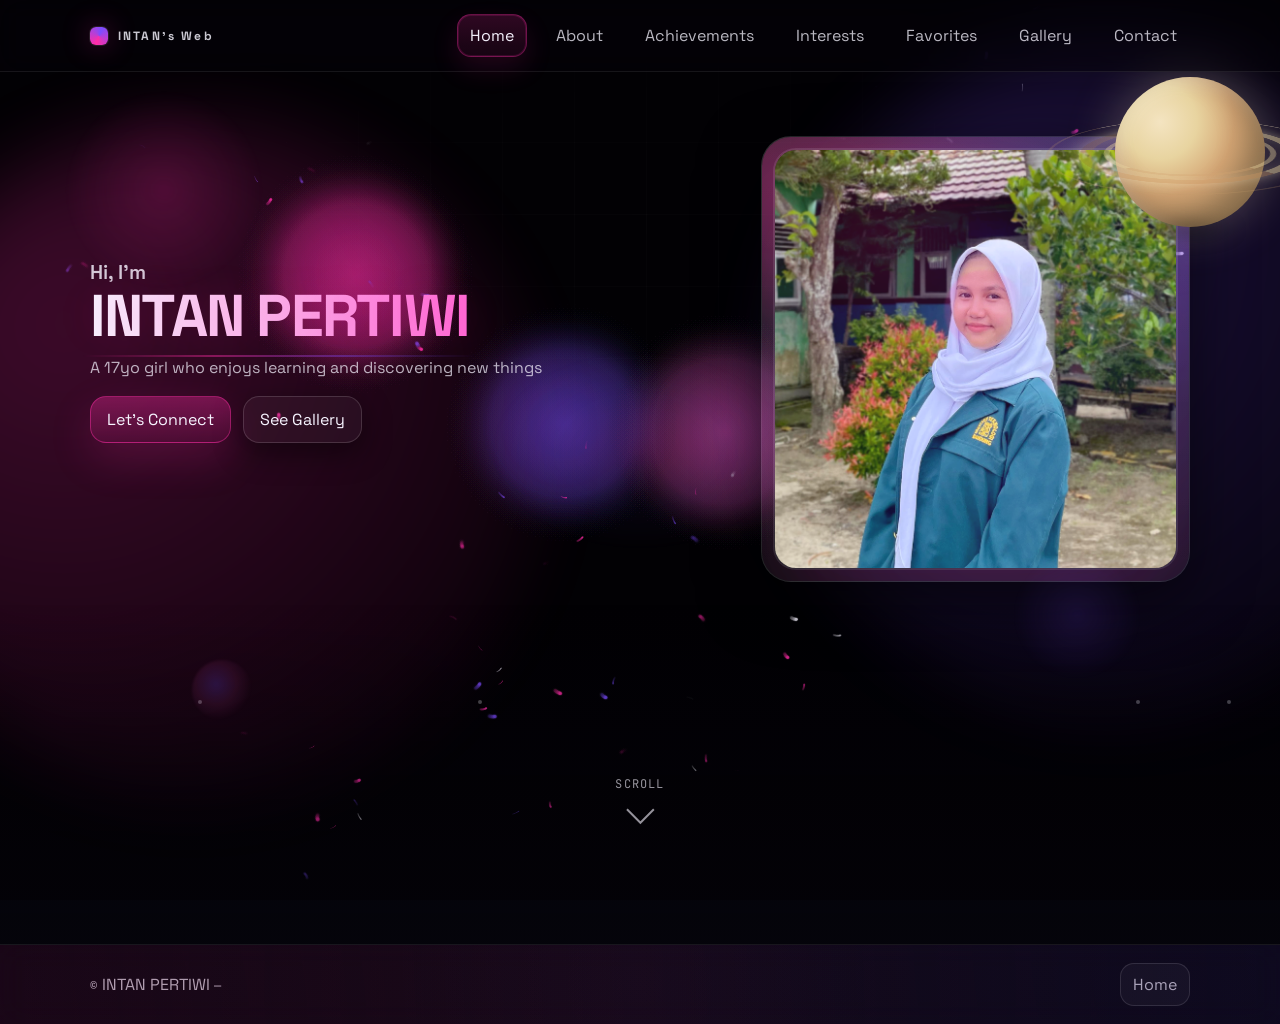
<file: index.html>
<!doctype html>
<html lang="id">
  <head>
    <meta charset="UTF-8" />
    <meta name="viewport" content="width=device-width, initial-scale=1.0" />
    <meta name="theme-color" content="#05040b" />
    <title>Intan's Web</title>
    <meta
      name="description"
      content="Intan's Web"
    />

    <meta property="og:site_name" content="Intan's Web" />
    <meta property="og:title" content="Intan's Web" />
    <meta
      property="og:description"
      content="Intan's Web"
    />
    <meta property="og:type" content="website" />
    <meta property="og:locale" content="id_ID" />

    <meta name="twitter:card" content="summary" />
    <meta name="twitter:title" content="Intan's Web" />
    <meta
      name="twitter:description"
      content="Intan's Web"
    />

    <link rel="preconnect" href="https://fonts.googleapis.com" />
    <link rel="preconnect" href="https://fonts.gstatic.com" crossorigin />
    <link
      href="https://fonts.googleapis.com/css2?family=Space+Grotesk:wght@400;500;600;700&family=JetBrains+Mono:wght@400;600&display=swap"
      rel="stylesheet"
    />

    <link rel="stylesheet" href="./styles.css" />
  </head>
  <body>
    <a class="skip" href="#home">Skip to content</a>

    <div class="bg" aria-hidden="true">
      <canvas class="bg__galaxy" id="galaxyCanvas"></canvas>
      <div class="bg__grid"></div>
      <div class="bg__glow bg__glow--a"></div>
      <div class="bg__glow bg__glow--b"></div>
    </div>

    <header class="header" data-elevate>
      <div class="container header__inner">
        <a class="brand" href="./index.html" aria-label="Ke Home">
          <span class="brand__mark" aria-hidden="true"></span>
          <span class="brand__text">INTAN's Web</span>
        </a>

        <nav class="nav" aria-label="Navigasi utama">
          <button class="nav__toggle" type="button" data-nav-toggle>
            <span class="nav__toggleIcon" aria-hidden="true"></span>
            <span class="srOnly">Toggle menu</span>
          </button>
          <div class="nav__panel" data-nav-panel>
            <a class="nav__link" href="./index.html" data-nav-link>Home</a>
            <a class="nav__link" href="./about.html" data-nav-link>About</a>
            <a class="nav__link" href="./achievements.html" data-nav-link>Achievements</a>
            <a class="nav__link" href="./interests.html" data-nav-link>Interests</a>
            <a class="nav__link" href="./favorites.html" data-nav-link>Favorites</a>
            <a class="nav__link" href="./gallery.html" data-nav-link>Gallery</a>
            <a class="nav__link" href="./contact.html" data-nav-link>Contact</a>
          </div>
        </nav>
      </div>
    </header>

    <main>
      <section id="home" class="section hero">
        <div class="container hero__grid">
          <div class="hero__copy">
            <h1 class="hero__title reveal">
              <span class="hero__titleLine">Hi, I’m</span>
              <span class="hero__nameWrap">
                <span class="hero__name" data-profile-name>INTAN PERTIWI</span>
                <span class="hero__nameGhost hero__nameGhost--pink" aria-hidden="true"></span>
                <span class="hero__nameGhost hero__nameGhost--violet" aria-hidden="true"></span>
                <span class="hero__nameScan" aria-hidden="true"></span>
              </span>
            </h1>
            <p class="hero__tagline reveal" data-profile-tagline>
              A 17yo girl who enjoys learning and discovering new things
            </p>
            <div class="hero__cta">
              <a class="btn btn--primary" href="./contact.html">Let’s Connect</a>
              <a class="btn btn--ghost" href="./gallery.html">See Gallery</a>
            </div>
          </div>

          <div class="hero__visual">
            <div class="portraitCard">
              <div class="portraitCard__frame" aria-hidden="true"></div>
              <img
                class="portraitCard__img"
                src="profile.jpg.jpeg"
                alt="Foto profil"
                loading="eager"
              />
            </div>
          </div>
        </div>
      </section>
    </main>

    <footer class="footer">
      <div class="container footer__inner">
        <div class="footer__left">
          <span class="mono">©</span>
          <span data-footer-name>INTAN PERTIWI</span>
          <span class="mono">—</span>
        </div>
        <a class="footer__top" href="./index.html">Home</a>
      </div>
    </footer>

    <dialog class="modal" data-modal>
      <button class="modal__close" type="button" data-modal-close>
        <span class="srOnly">Close</span>
        <span aria-hidden="true">✕</span>
      </button>
      <img class="modal__img" alt="Preview" data-modal-img />
      <div class="modal__hint mono">ESC to close</div>
    </dialog>

    <script src="./main.js" defer></script>
  </body>
</html>
</file>
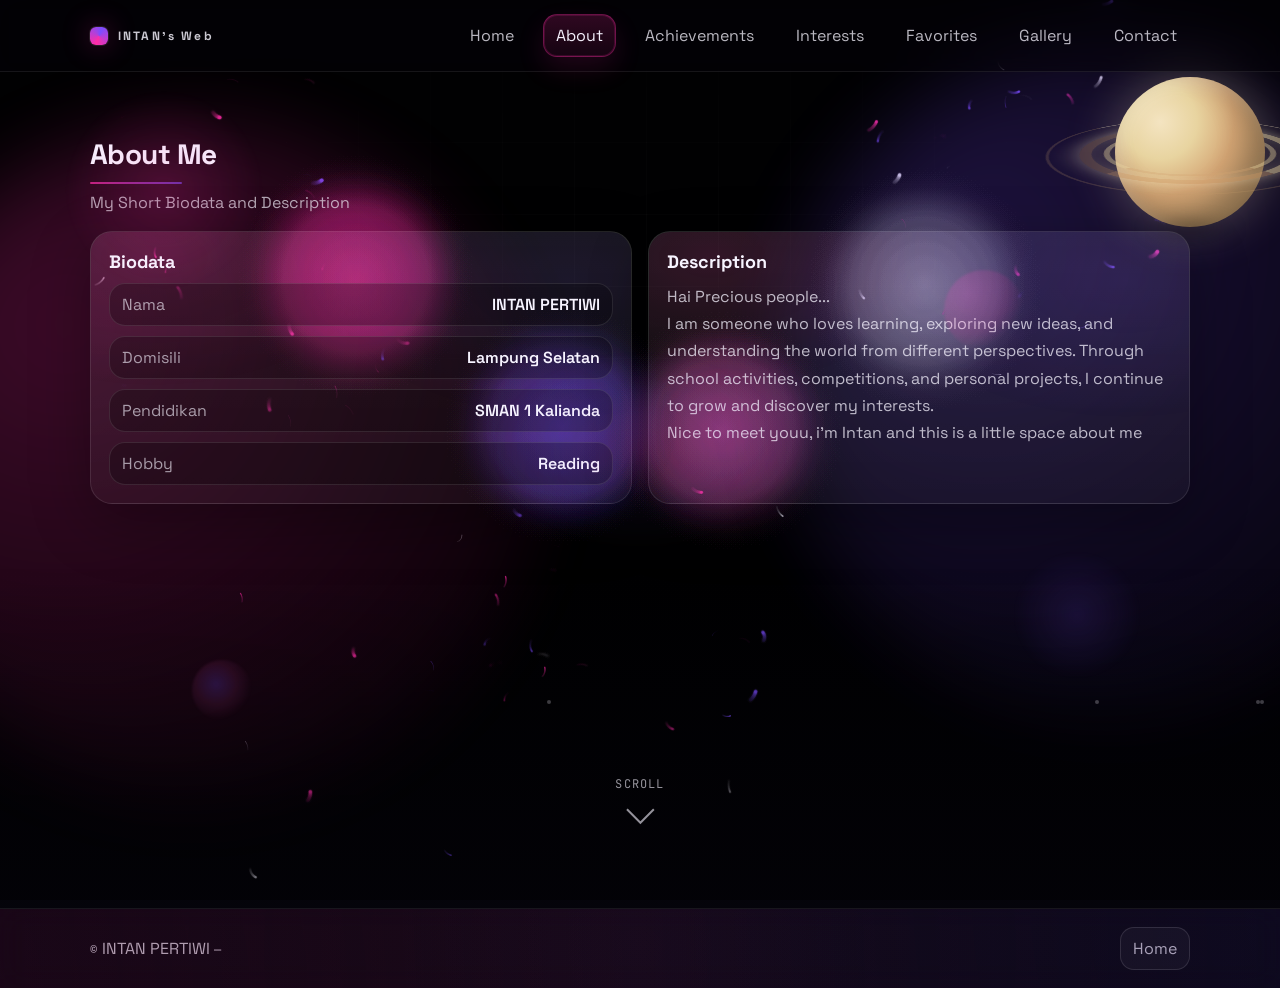
<file: about.html>
<!doctype html>
<html lang="id">
  <head>
    <meta charset="UTF-8" />
    <meta name="viewport" content="width=device-width, initial-scale=1.0" />
    <meta name="theme-color" content="#05040b" />
    <title>Intan's Web</title>
    <meta name="description" content="Intan's Web" />

    <meta property="og:site_name" content="Intan's Web" />
    <meta property="og:title" content="Intan's Web" />
    <meta property="og:description" content="Intan's Web" />
    <meta property="og:type" content="website" />
    <meta property="og:locale" content="id_ID" />

    <meta name="twitter:card" content="summary" />
    <meta name="twitter:title" content="Intan's Web" />
    <meta name="twitter:description" content="Intan's Web" />
    <link rel="preconnect" href="https://fonts.googleapis.com" />
    <link rel="preconnect" href="https://fonts.gstatic.com" crossorigin />
    <link
      href="https://fonts.googleapis.com/css2?family=Space+Grotesk:wght@400;500;600;700&family=JetBrains+Mono:wght@400;600&display=swap"
      rel="stylesheet"
    />
    <link rel="stylesheet" href="./styles.css" />
  </head>
  <body>
    <a class="skip" href="#content">Skip to content</a>

    <div class="bg" aria-hidden="true">
      <canvas class="bg__galaxy" id="galaxyCanvas"></canvas>
      <div class="bg__grid"></div>
      <div class="bg__glow bg__glow--a"></div>
      <div class="bg__glow bg__glow--b"></div>
    </div>

    <header class="header" data-elevate>
      <div class="container header__inner">
        <a class="brand" href="./index.html" aria-label="Ke Home">
          <span class="brand__mark" aria-hidden="true"></span>
          <span class="brand__text">INTAN's Web</span>
        </a>

        <nav class="nav" aria-label="Navigasi utama">
          <button class="nav__toggle" type="button" data-nav-toggle>
            <span class="nav__toggleIcon" aria-hidden="true"></span>
            <span class="srOnly">Toggle menu</span>
          </button>
          <div class="nav__panel" data-nav-panel>
            <a class="nav__link" href="./index.html" data-nav-link>Home</a>
            <a class="nav__link" href="./about.html" data-nav-link>About</a>
            <a class="nav__link" href="./achievements.html" data-nav-link>Achievements</a>
            <a class="nav__link" href="./interests.html" data-nav-link>Interests</a>
            <a class="nav__link" href="./favorites.html" data-nav-link>Favorites</a>
            <a class="nav__link" href="./gallery.html" data-nav-link>Gallery</a>
            <a class="nav__link" href="./contact.html" data-nav-link>Contact</a>
          </div>
        </nav>
      </div>
    </header>

    <main id="content">
      <section class="section">
        <div class="container">
          <div class="sectionHead">
            <h2 class="h2 reveal">About Me</h2>
            <p class="sub">My Short Biodata and Description</p>
          </div>

          <div class="grid grid--2">
            <article class="card">
              <h3 class="h3">Biodata</h3>
              <dl class="biodata">
                <div class="biodata__row">
                  <dt>Nama</dt>
                  <dd data-bio-name>INTAN PERTIWI</dd>
                </div>
                <div class="biodata__row">
                  <dt>Domisili</dt>
                  <dd data-bio-city>Lampung Selatan</dd>
                </div>
                <div class="biodata__row">
                  <dt>Pendidikan</dt>
                  <dd data-bio-edu>SMAN 1 Kalianda</dd>
                </div>
                <div class="biodata__row">
                  <dt>Hobby</dt>
                  <dd data-bio-interest>Reading</dd>
                </div>
              </dl>
            </article>

            <article class="card">
              <h3 class="h3">Description</h3>
              <p class="p" data-about-desc>Hai Precious people...</p>
              <p class="p">
                I am someone who loves learning, exploring new ideas, and understanding the world from different perspectives. Through school activities, competitions, and personal projects, I continue to grow and discover my interests.
              </p>
              <p class="p">Nice to meet youu, i'm Intan and this is a little space about me</p>
            </article>
          </div>
        </div>
      </section>
    </main>

    <footer class="footer">
      <div class="container footer__inner">
        <div class="footer__left">
          <span class="mono">©</span>
          <span data-footer-name>INTAN PERTIWI</span>
          <span class="mono">—</span>
        </div>
        <a class="footer__top" href="./index.html">Home</a>
      </div>
    </footer>

    <script src="./main.js" defer></script>
  </body>
</html>
</file>
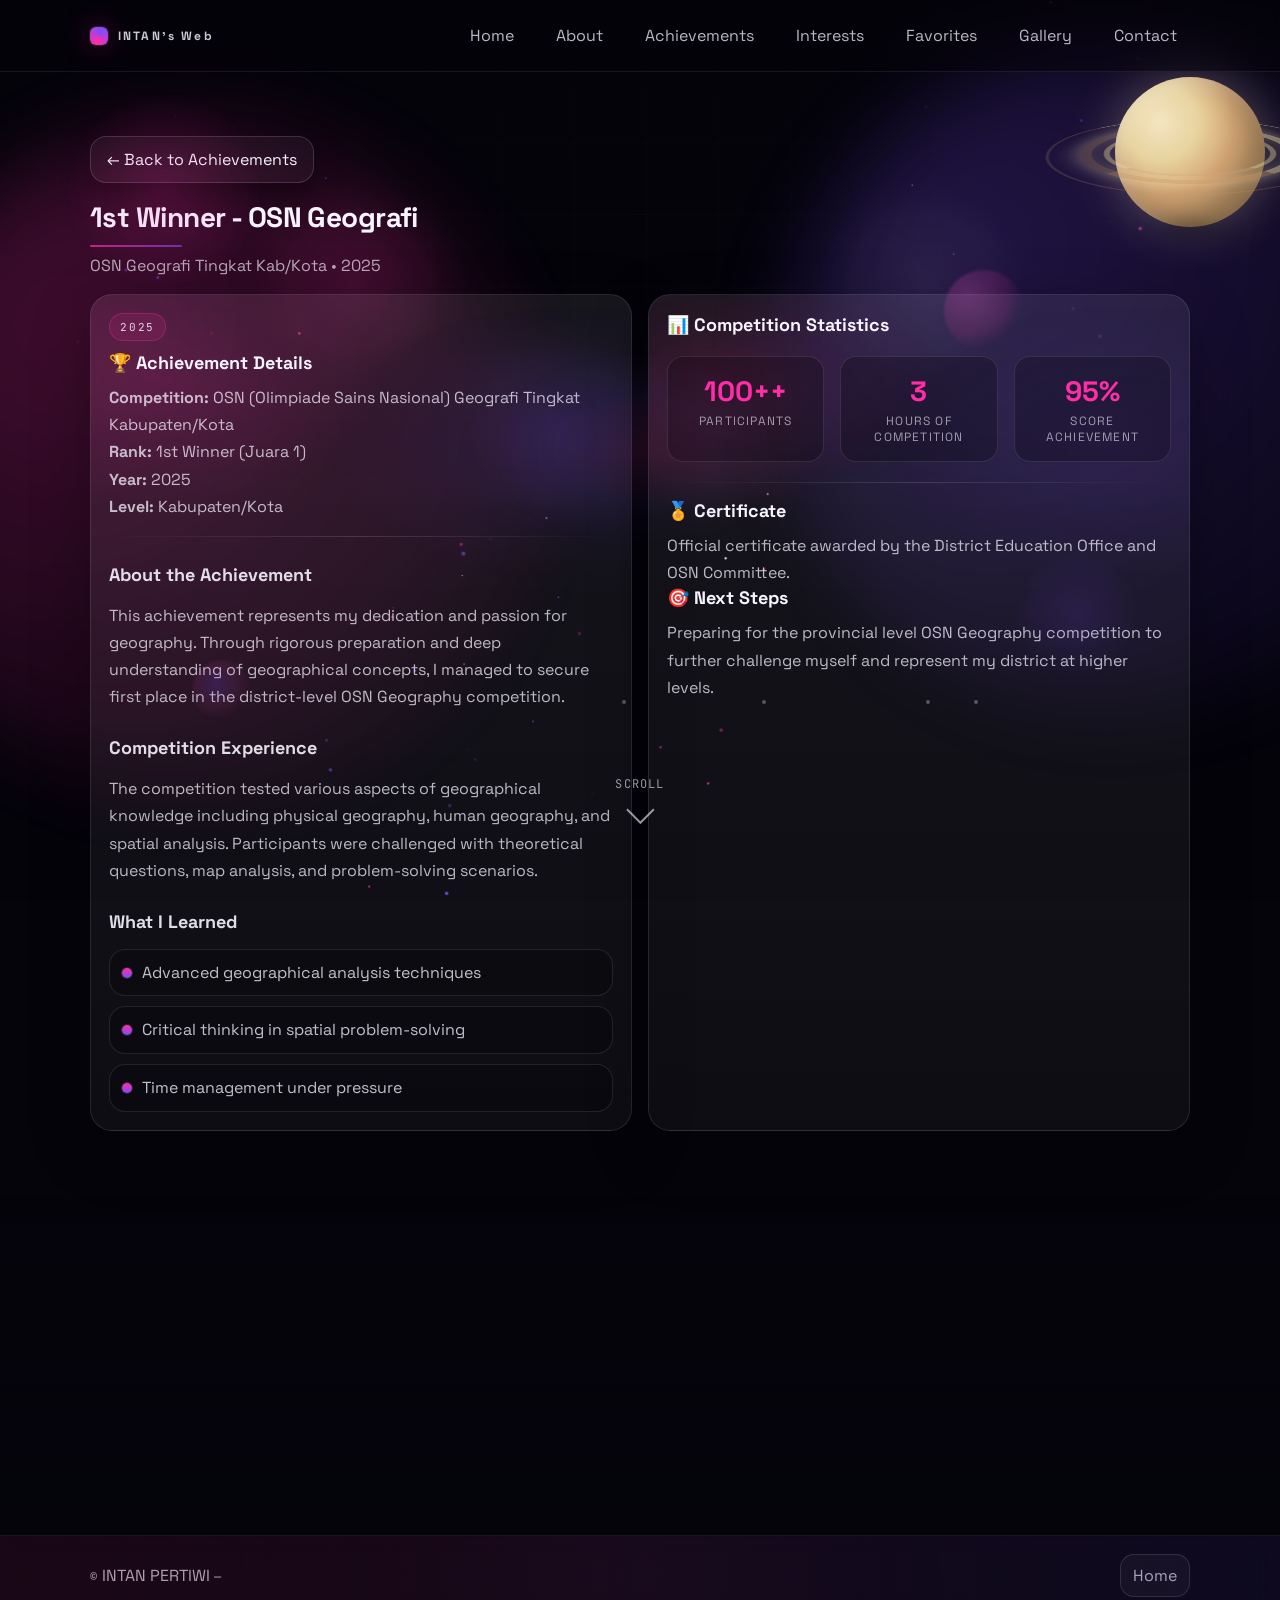
<file: achievement-1st-winner.html>
<!doctype html>
<html lang="id">
  <head>
    <meta charset="UTF-8" />
    <meta name="viewport" content="width=device-width, initial-scale=1.0" />
    <meta name="theme-color" content="#05040b" />
    <title>1st Winner - OSN Geografi | Intan's Web</title>
    <meta name="description" content="Detail achievement OSN Geografi Tingkat Kab/Kota" />

    <meta property="og:site_name" content="Intan's Web" />
    <meta property="og:title" content="1st Winner - OSN Geografi" />
    <meta property="og:description" content="Detail achievement OSN Geografi Tingkat Kab/Kota" />
    <meta property="og:type" content="website" />
    <meta property="og:locale" content="id_ID" />

    <meta name="twitter:card" content="summary" />
    <meta name="twitter:title" content="1st Winner - OSN Geografi" />
    <meta name="twitter:description" content="Detail achievement OSN Geografi Tingkat Kab/Kota" />

    <link rel="preconnect" href="https://fonts.googleapis.com" />
    <link rel="preconnect" href="https://fonts.gstatic.com" crossorigin />
    <link
      href="https://fonts.googleapis.com/css2?family=Space+Grotesk:wght@400;500;600;700&family=JetBrains+Mono:wght@400;600&display=swap"
      rel="stylesheet"
    />
    <link rel="stylesheet" href="./styles.css" />
  </head>
  <body>
    <a class="skip" href="#content">Skip to content</a>

    <div class="bg" aria-hidden="true">
      <canvas class="bg__galaxy" id="galaxyCanvas"></canvas>
      <div class="bg__grid"></div>
      <div class="bg__glow bg__glow--a"></div>
      <div class="bg__glow bg__glow--b"></div>
    </div>

    <header class="header" data-elevate>
      <div class="container header__inner">
        <a class="brand" href="./index.html" aria-label="Ke Home">
          <span class="brand__mark" aria-hidden="true"></span>
          <span class="brand__text">INTAN's Web</span>
        </a>

        <nav class="nav" aria-label="Navigasi utama">
          <button class="nav__toggle" type="button" data-nav-toggle>
            <span class="nav__toggleIcon" aria-hidden="true"></span>
            <span class="srOnly">Toggle menu</span>
          </button>
          <div class="nav__panel" data-nav-panel>
            <a class="nav__link" href="./index.html" data-nav-link>Home</a>
            <a class="nav__link" href="./about.html" data-nav-link>About</a>
            <a class="nav__link" href="./achievements.html" data-nav-link>Achievements</a>
            <a class="nav__link" href="./interests.html" data-nav-link>Interests</a>
            <a class="nav__link" href="./favorites.html" data-nav-link>Favorites</a>
            <a class="nav__link" href="./gallery.html" data-nav-link>Gallery</a>
            <a class="nav__link" href="./contact.html" data-nav-link>Contact</a>
          </div>
        </nav>
      </div>
    </header>

    <main id="content">
      <section class="section">
        <div class="container">
          <div class="sectionHead">
            <a href="./achievements.html" class="btn btn--ghost" style="margin-bottom: 16px; display: inline-flex;">← Back to Achievements</a>
            <h2 class="h2 reveal">1st Winner - OSN Geografi</h2>
            <p class="sub reveal">OSN Geografi Tingkat Kab/Kota • 2025</p>
          </div>

          <div class="grid grid--2">
            <article class="card reveal">
              <div class="badge">2025</div>
              <h3 class="h3">🏆 Achievement Details</h3>
              
              <!-- EDIT INI: Isi detail achievement kamu di bawah ini -->
              <div class="achievement-content">
                <p class="p"><strong>Competition:</strong> OSN (Olimpiade Sains Nasional) Geografi Tingkat Kabupaten/Kota</p>
                <p class="p"><strong>Rank:</strong> 1st Winner (Juara 1)</p>
                <p class="p"><strong>Year:</strong> 2025</p>
                <p class="p"><strong>Level:</strong> Kabupaten/Kota</p>
                
                <div class="divider"></div>
                
                <h4 class="h3">About the Achievement</h4>
                <p class="p">
                  <!-- EDIT INI: Tulis deskripsi achievement kamu di sini -->
                  This achievement represents my dedication and passion for geography. 
                  Through rigorous preparation and deep understanding of geographical concepts, 
                  I managed to secure first place in the district-level OSN Geography competition.
                </p>
                
                <h4 class="h3">Competition Experience</h4>
                <p class="p">
                  <!-- EDIT INI: Tulis pengalaman kamu selama kompetisi di sini -->
                  The competition tested various aspects of geographical knowledge including 
                  physical geography, human geography, and spatial analysis. Participants 
                  were challenged with theoretical questions, map analysis, and problem-solving scenarios.
                </p>
                
                <h4 class="h3">What I Learned</h4>
                <ul class="skillList">
                  <li class="skill-item">
                    <span class="dot"></span>
                    <!-- EDIT INI: Ganti dengan yang kamu pelajari -->
                    Advanced geographical analysis techniques
                  </li>
                  <li class="skill-item">
                    <span class="dot"></span>
                    <!-- EDIT INI: Ganti dengan yang kamu pelajari -->
                    Critical thinking in spatial problem-solving
                  </li>
                  <li class="skill-item">
                    <span class="dot"></span>
                    <!-- EDIT INI: Ganti dengan yang kamu pelajari -->
                    Time management under pressure
                  </li>
                </ul>
              </div>
              <!-- END EDIT SECTION -->
            </article>

            <article class="card reveal">
              <h3 class="h3">📊 Competition Statistics</h3>
              
              <!-- EDIT INI: Isi statistik kompetisi jika ada -->
              <div class="stats-grid">
                <div class="stat-item">
                  <div class="stat-number">100++</div>
                  <div class="stat-label">Participants</div>
                </div>
                <div class="stat-item">
                  <div class="stat-number">3</div>
                  <div class="stat-label">Hours of Competition</div>
                </div>
                <div class="stat-item">
                  <div class="stat-number">95%</div>
                  <div class="stat-label">Score Achievement</div>
                </div>
              </div>
              
              <div class="divider"></div>
              
              <h4 class="h3">🏅 Certificate</h4>
              <p class="p">
                <!-- EDIT INI: Tambahkan info sertifikat jika ada -->
                Official certificate awarded by the District Education Office 
                and OSN Committee.
              </p>
              
              <h4 class="h3">🎯 Next Steps</h4>
              <p class="p">
                <!-- EDIT INI: Tulis rencana ke depan -->
                Preparing for the provincial level OSN Geography competition 
                to further challenge myself and represent my district at higher levels.
              </p>
            </article>
          </div>
        </div>
      </section>
    </main>

    <footer class="footer">
      <div class="container footer__inner">
        <div class="footer__left">
          <span class="mono">©</span>
          <span data-footer-name>INTAN PERTIWI</span>
          <span class="mono">—</span>
        </div>
        <a class="footer__top" href="./index.html">Home</a>
      </div>
    </footer>

    <script src="./main.js" defer></script>
  </body>
</html>
</file>
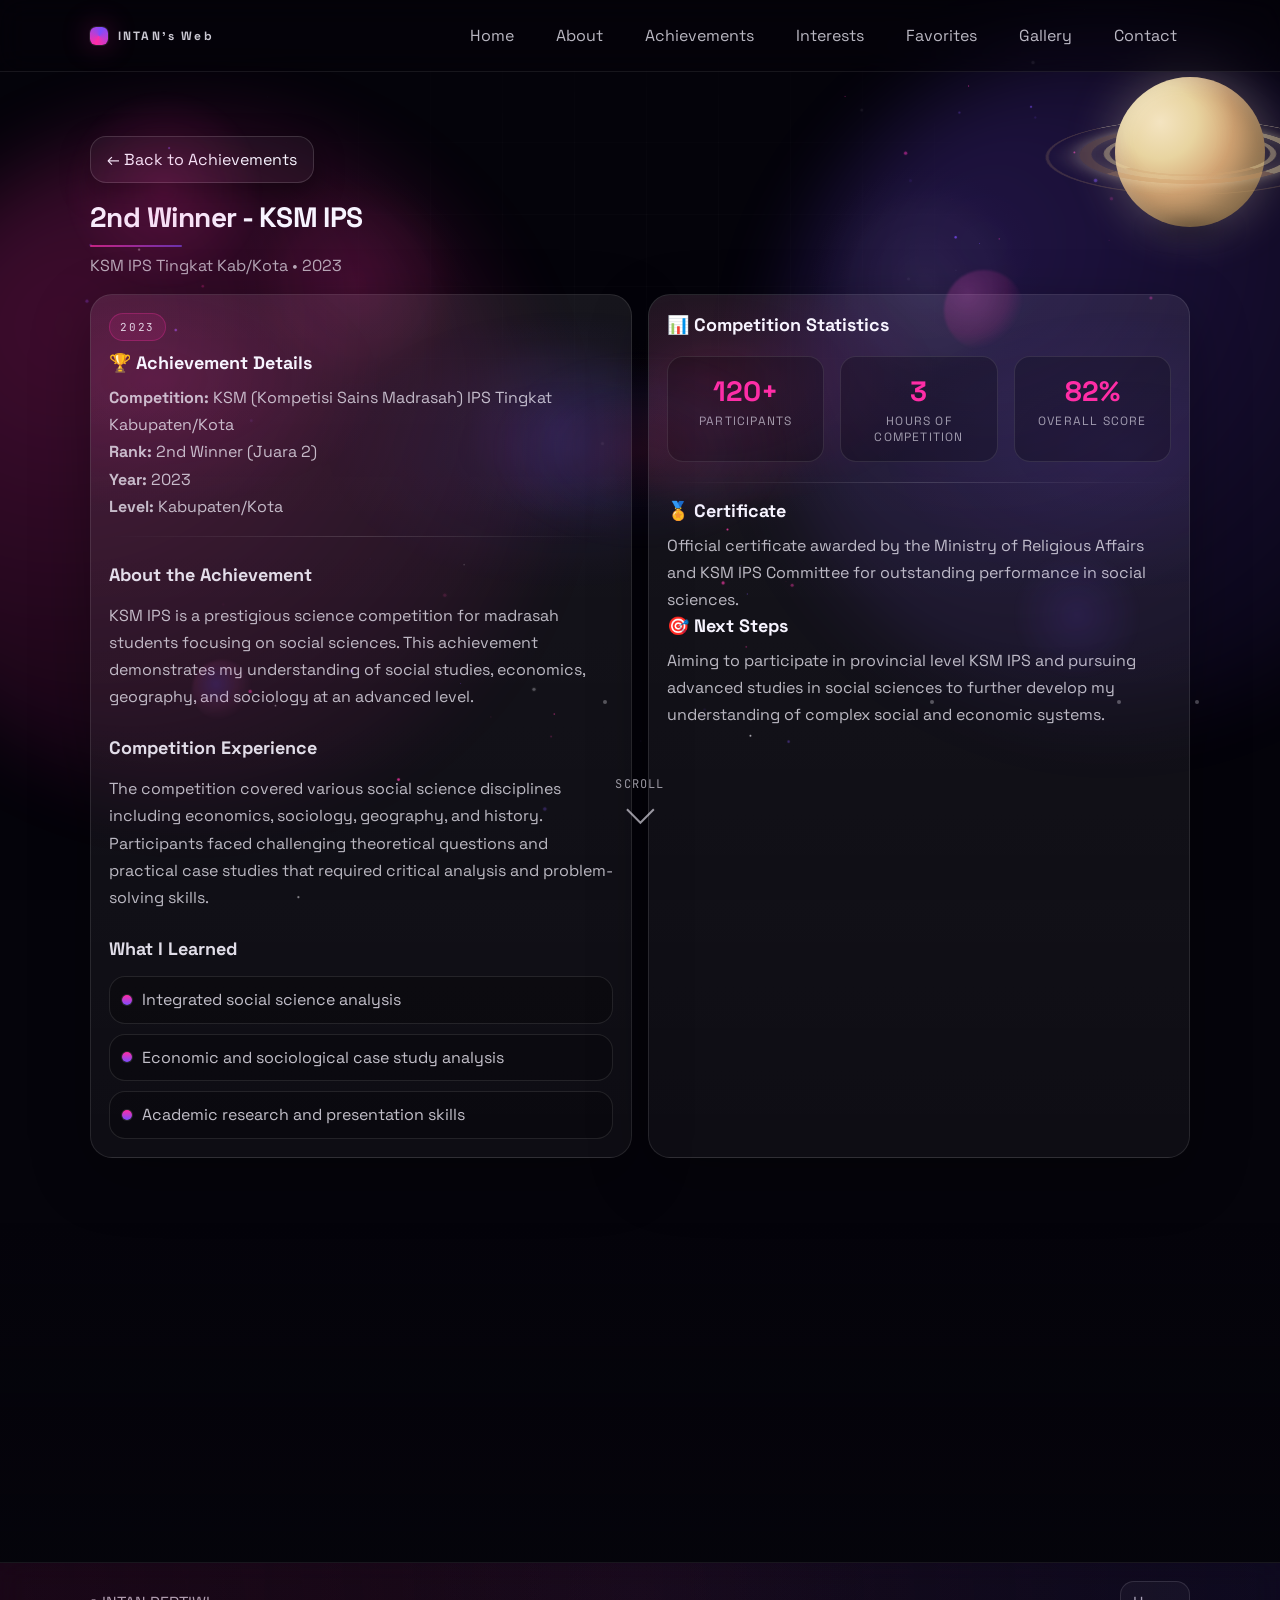
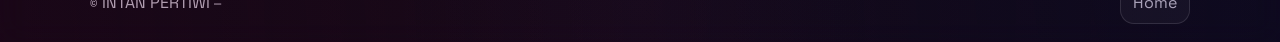
<file: achievement-2nd-ksm.html>
<!doctype html>
<html lang="id">
  <head>
    <meta charset="UTF-8" />
    <meta name="viewport" content="width=device-width, initial-scale=1.0" />
    <meta name="theme-color" content="#05040b" />
    <title>2nd Winner - KSM IPS | Intan's Web</title>
    <meta name="description" content="Detail achievement KSM IPS Tingkat Kab/Kota" />

    <meta property="og:site_name" content="Intan's Web" />
    <meta property="og:title" content="2nd Winner - KSM IPS" />
    <meta property="og:description" content="Detail achievement KSM IPS Tingkat Kab/Kota" />
    <meta property="og:type" content="website" />
    <meta property="og:locale" content="id_ID" />

    <meta name="twitter:card" content="summary" />
    <meta name="twitter:title" content="2nd Winner - KSM IPS" />
    <meta name="twitter:description" content="Detail achievement KSM IPS Tingkat Kab/Kota" />

    <link rel="preconnect" href="https://fonts.googleapis.com" />
    <link rel="preconnect" href="https://fonts.gstatic.com" crossorigin />
    <link
      href="https://fonts.googleapis.com/css2?family=Space+Grotesk:wght@400;500;600;700&family=JetBrains+Mono:wght@400;600&display=swap"
      rel="stylesheet"
    />
    <link rel="stylesheet" href="./styles.css" />
  </head>
  <body>
    <a class="skip" href="#content">Skip to content</a>

    <div class="bg" aria-hidden="true">
      <canvas class="bg__galaxy" id="galaxyCanvas"></canvas>
      <div class="bg__grid"></div>
      <div class="bg__glow bg__glow--a"></div>
      <div class="bg__glow bg__glow--b"></div>
    </div>

    <header class="header" data-elevate>
      <div class="container header__inner">
        <a class="brand" href="./index.html" aria-label="Ke Home">
          <span class="brand__mark" aria-hidden="true"></span>
          <span class="brand__text">INTAN's Web</span>
        </a>

        <nav class="nav" aria-label="Navigasi utama">
          <button class="nav__toggle" type="button" data-nav-toggle>
            <span class="nav__toggleIcon" aria-hidden="true"></span>
            <span class="srOnly">Toggle menu</span>
          </button>
          <div class="nav__panel" data-nav-panel>
            <a class="nav__link" href="./index.html" data-nav-link>Home</a>
            <a class="nav__link" href="./about.html" data-nav-link>About</a>
            <a class="nav__link" href="./achievements.html" data-nav-link>Achievements</a>
            <a class="nav__link" href="./interests.html" data-nav-link>Interests</a>
            <a class="nav__link" href="./favorites.html" data-nav-link>Favorites</a>
            <a class="nav__link" href="./gallery.html" data-nav-link>Gallery</a>
            <a class="nav__link" href="./contact.html" data-nav-link>Contact</a>
          </div>
        </nav>
      </div>
    </header>

    <main id="content">
      <section class="section">
        <div class="container">
          <div class="sectionHead">
            <a href="./achievements.html" class="btn btn--ghost" style="margin-bottom: 16px; display: inline-flex;">← Back to Achievements</a>
            <h2 class="h2 reveal">2nd Winner - KSM IPS</h2>
            <p class="sub reveal">KSM IPS Tingkat Kab/Kota • 2023</p>
          </div>

          <div class="grid grid--2">
            <article class="card reveal">
              <div class="badge">2023</div>
              <h3 class="h3">🏆 Achievement Details</h3>
              
              <!-- EDIT INI: Isi detail achievement kamu di bawah ini -->
              <div class="achievement-content">
                <p class="p"><strong>Competition:</strong> KSM (Kompetisi Sains Madrasah) IPS Tingkat Kabupaten/Kota</p>
                <p class="p"><strong>Rank:</strong> 2nd Winner (Juara 2)</p>
                <p class="p"><strong>Year:</strong> 2023</p>
                <p class="p"><strong>Level:</strong> Kabupaten/Kota</p>
                
                <div class="divider"></div>
                
                <h4 class="h3">About the Achievement</h4>
                <p class="p">
                  <!-- EDIT INI: Tulis deskripsi achievement kamu di sini -->
                  KSM IPS is a prestigious science competition for madrasah students focusing on 
                  social sciences. This achievement demonstrates my understanding of social studies, 
                  economics, geography, and sociology at an advanced level.
                </p>
                
                <h4 class="h3">Competition Experience</h4>
                <p class="p">
                  <!-- EDIT INI: Tulis pengalaman kamu selama kompetisi di sini -->
                  The competition covered various social science disciplines including economics, 
                  sociology, geography, and history. Participants faced challenging theoretical 
                  questions and practical case studies that required critical analysis and problem-solving skills.
                </p>
                
                <h4 class="h3">What I Learned</h4>
                <ul class="skillList">
                  <li class="skill-item">
                    <span class="dot"></span>
                    <!-- EDIT INI: Ganti dengan yang kamu pelajari -->
                    Integrated social science analysis
                  </li>
                  <li class="skill-item">
                    <span class="dot"></span>
                    <!-- EDIT INI: Ganti dengan yang kamu pelajari -->
                    Economic and sociological case study analysis
                  </li>
                  <li class="skill-item">
                    <span class="dot"></span>
                    <!-- EDIT INI: Ganti dengan yang kamu pelajari -->
                    Academic research and presentation skills
                  </li>
                </ul>
              </div>
              <!-- END EDIT SECTION -->
            </article>

            <article class="card reveal">
              <h3 class="h3">📊 Competition Statistics</h3>
              
              <!-- EDIT INI: Isi statistik kompetisi jika ada -->
              <div class="stats-grid">
                <div class="stat-item">
                  <div class="stat-number">120+</div>
                  <div class="stat-label">Participants</div>
                </div>
                <div class="stat-item">
                  <div class="stat-number">3</div>
                  <div class="stat-label">Hours of competition</div>
                </div>
                <div class="stat-item">
                  <div class="stat-number">82%</div>
                  <div class="stat-label">Overall Score</div>
                </div>
              </div>
              
              <div class="divider"></div>
              
              <h4 class="h3">🏅 Certificate</h4>
              <p class="p">
                <!-- EDIT INI: Tambahkan info sertifikat jika ada -->
                Official certificate awarded by the Ministry of Religious Affairs 
                and KSM IPS Committee for outstanding performance in social sciences.
              </p>
              
              <h4 class="h3">🎯 Next Steps</h4>
              <p class="p">
                <!-- EDIT INI: Tulis rencana ke depan -->
                Aiming to participate in provincial level KSM IPS and pursuing 
                advanced studies in social sciences to further develop my understanding 
                of complex social and economic systems.
              </p>
            </article>
          </div>
        </div>
      </section>
    </main>

    <footer class="footer">
      <div class="container footer__inner">
        <div class="footer__left">
          <span class="mono">©</span>
          <span data-footer-name>INTAN PERTIWI</span>
          <span class="mono">—</span>
        </div>
        <a class="footer__top" href="./index.html">Home</a>
      </div>
    </footer>

    <script src="./main.js" defer></script>
  </body>
</html>
</file>
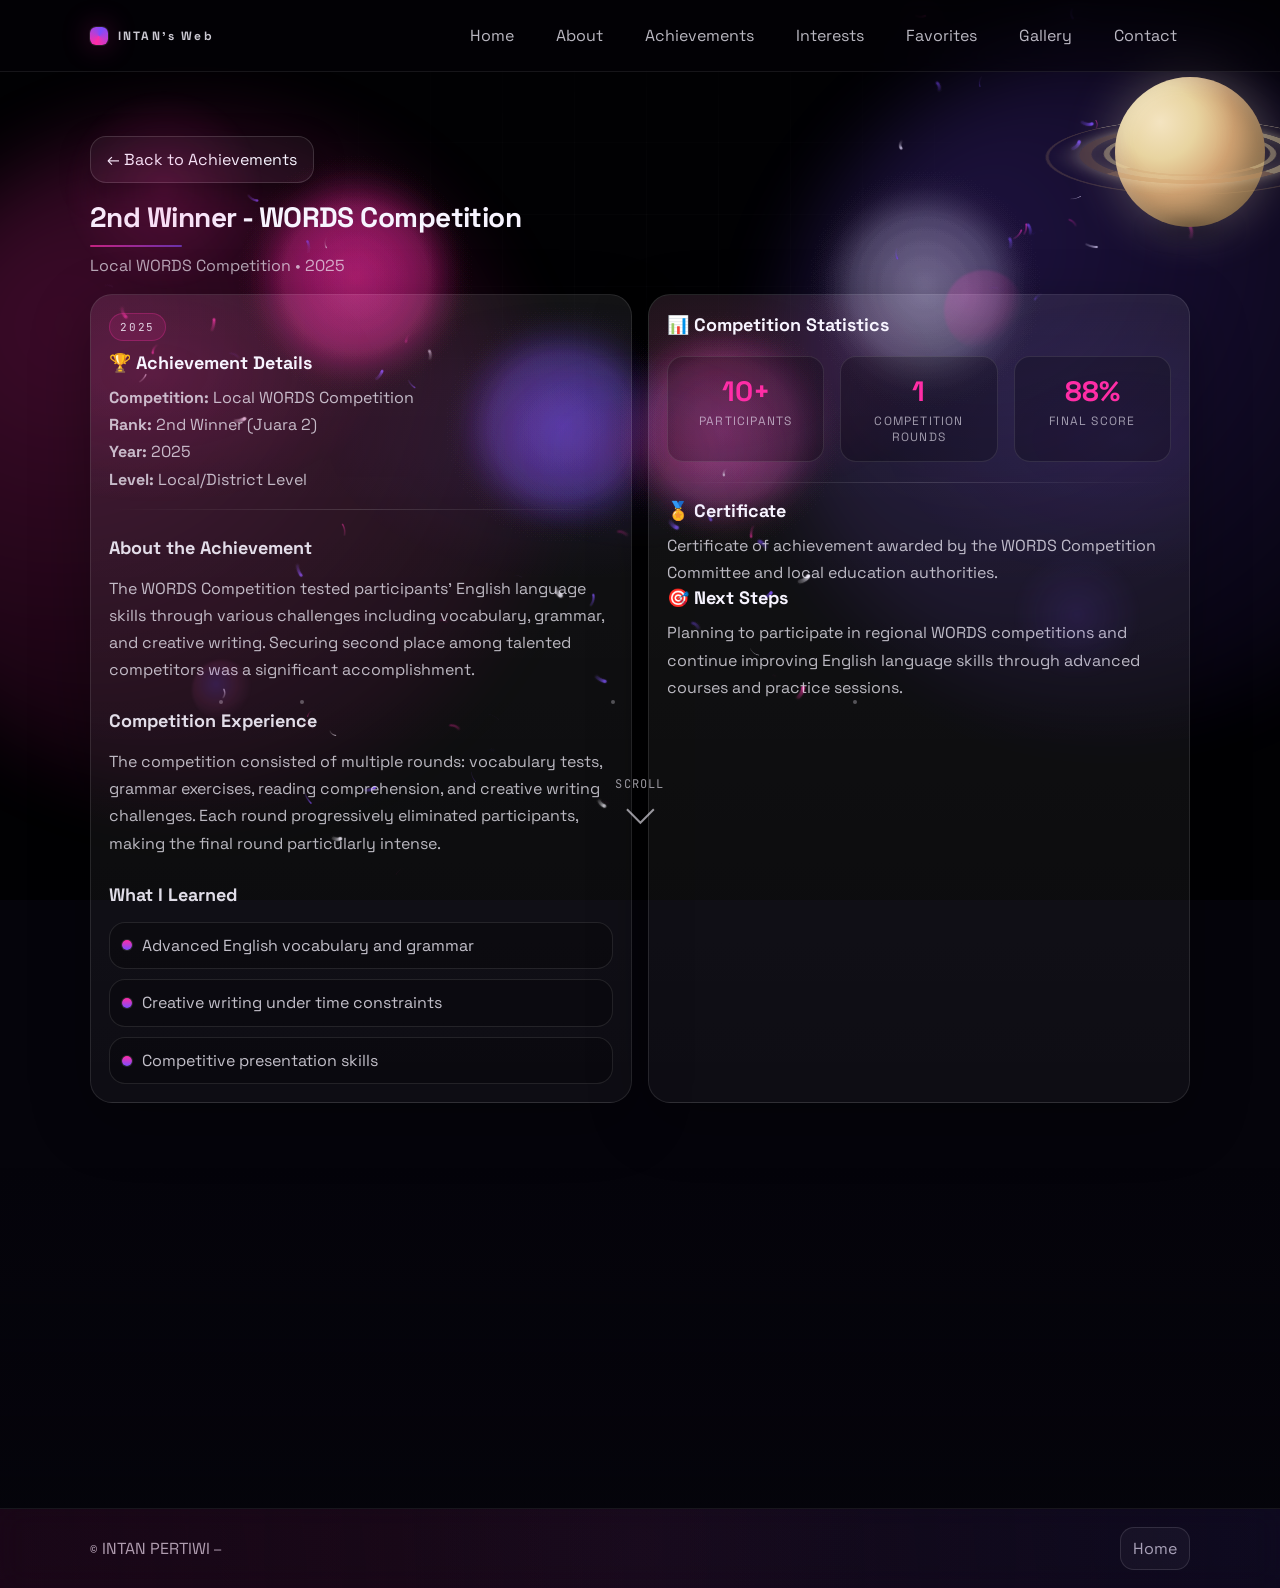
<file: achievement-2nd-words.html>
<!doctype html>
<html lang="id">
  <head>
    <meta charset="UTF-8" />
    <meta name="viewport" content="width=device-width, initial-scale=1.0" />
    <meta name="theme-color" content="#05040b" />
    <title>2nd Winner - WORDS Competition | Intan's Web</title>
    <meta name="description" content="Detail achievement Local WORDS Competition" />

    <meta property="og:site_name" content="Intan's Web" />
    <meta property="og:title" content="2nd Winner - WORDS Competition" />
    <meta property="og:description" content="Detail achievement Local WORDS Competition" />
    <meta property="og:type" content="website" />
    <meta property="og:locale" content="id_ID" />

    <meta name="twitter:card" content="summary" />
    <meta name="twitter:title" content="2nd Winner - WORDS Competition" />
    <meta name="twitter:description" content="Detail achievement Local WORDS Competition" />

    <link rel="preconnect" href="https://fonts.googleapis.com" />
    <link rel="preconnect" href="https://fonts.gstatic.com" crossorigin />
    <link
      href="https://fonts.googleapis.com/css2?family=Space+Grotesk:wght@400;500;600;700&family=JetBrains+Mono:wght@400;600&display=swap"
      rel="stylesheet"
    />
    <link rel="stylesheet" href="./styles.css" />
  </head>
  <body>
    <a class="skip" href="#content">Skip to content</a>

    <div class="bg" aria-hidden="true">
      <canvas class="bg__galaxy" id="galaxyCanvas"></canvas>
      <div class="bg__grid"></div>
      <div class="bg__glow bg__glow--a"></div>
      <div class="bg__glow bg__glow--b"></div>
    </div>

    <header class="header" data-elevate>
      <div class="container header__inner">
        <a class="brand" href="./index.html" aria-label="Ke Home">
          <span class="brand__mark" aria-hidden="true"></span>
          <span class="brand__text">INTAN's Web</span>
        </a>

        <nav class="nav" aria-label="Navigasi utama">
          <button class="nav__toggle" type="button" data-nav-toggle>
            <span class="nav__toggleIcon" aria-hidden="true"></span>
            <span class="srOnly">Toggle menu</span>
          </button>
          <div class="nav__panel" data-nav-panel>
            <a class="nav__link" href="./index.html" data-nav-link>Home</a>
            <a class="nav__link" href="./about.html" data-nav-link>About</a>
            <a class="nav__link" href="./achievements.html" data-nav-link>Achievements</a>
            <a class="nav__link" href="./interests.html" data-nav-link>Interests</a>
            <a class="nav__link" href="./favorites.html" data-nav-link>Favorites</a>
            <a class="nav__link" href="./gallery.html" data-nav-link>Gallery</a>
            <a class="nav__link" href="./contact.html" data-nav-link>Contact</a>
          </div>
        </nav>
      </div>
    </header>

    <main id="content">
      <section class="section">
        <div class="container">
          <div class="sectionHead">
            <a href="./achievements.html" class="btn btn--ghost" style="margin-bottom: 16px; display: inline-flex;">← Back to Achievements</a>
            <h2 class="h2 reveal">2nd Winner - WORDS Competition</h2>
            <p class="sub reveal">Local WORDS Competition • 2025</p>
          </div>

          <div class="grid grid--2">
            <article class="card reveal">
              <div class="badge">2025</div>
              <h3 class="h3">🏆 Achievement Details</h3>
              
              <!-- EDIT INI: Isi detail achievement kamu di bawah ini -->
              <div class="achievement-content">
                <p class="p"><strong>Competition:</strong> Local WORDS Competition</p>
                <p class="p"><strong>Rank:</strong> 2nd Winner (Juara 2)</p>
                <p class="p"><strong>Year:</strong> 2025</p>
                <p class="p"><strong>Level:</strong> Local/District Level</p>
                
                <div class="divider"></div>
                
                <h4 class="h3">About the Achievement</h4>
                <p class="p">
                  <!-- EDIT INI: Tulis deskripsi achievement kamu di sini -->
                  The WORDS Competition tested participants' English language skills 
                  through various challenges including vocabulary, grammar, and creative writing. 
                  Securing second place among talented competitors was a significant accomplishment.
                </p>
                
                <h4 class="h3">Competition Experience</h4>
                <p class="p">
                  <!-- EDIT INI: Tulis pengalaman kamu selama kompetisi di sini -->
                  The competition consisted of multiple rounds: vocabulary tests, 
                  grammar exercises, reading comprehension, and creative writing challenges. 
                  Each round progressively eliminated participants, making the final round particularly intense.
                </p>
                
                <h4 class="h3">What I Learned</h4>
                <ul class="skillList">
                  <li class="skill-item">
                    <span class="dot"></span>
                    <!-- EDIT INI: Ganti dengan yang kamu pelajari -->
                    Advanced English vocabulary and grammar
                  </li>
                  <li class="skill-item">
                    <span class="dot"></span>
                    <!-- EDIT INI: Ganti dengan yang kamu pelajari -->
                    Creative writing under time constraints
                  </li>
                  <li class="skill-item">
                    <span class="dot"></span>
                    <!-- EDIT INI: Ganti dengan yang kamu pelajari -->
                    Competitive presentation skills
                  </li>
                </ul>
              </div>
              <!-- END EDIT SECTION -->
            </article>

            <article class="card reveal">
              <h3 class="h3">📊 Competition Statistics</h3>
              
              <!-- EDIT INI: Isi statistik kompetisi jika ada -->
              <div class="stats-grid">
                <div class="stat-item">
                  <div class="stat-number">10+</div>
                  <div class="stat-label">Participants</div>
                </div>
                <div class="stat-item">
                  <div class="stat-number">1</div>
                  <div class="stat-label">Competition Rounds</div>
                </div>
                <div class="stat-item">
                  <div class="stat-number">88%</div>
                  <div class="stat-label">Final Score</div>
                </div>
              </div>
              
              <div class="divider"></div>
              
              <h4 class="h3">🏅 Certificate</h4>
              <p class="p">
                <!-- EDIT INI: Tambahkan info sertifikat jika ada -->
                Certificate of achievement awarded by the WORDS Competition Committee 
                and local education authorities.
              </p>
              
              <h4 class="h3">🎯 Next Steps</h4>
              <p class="p">
                <!-- EDIT INI: Tulis rencana ke depan -->
                Planning to participate in regional WORDS competitions and 
                continue improving English language skills through advanced courses 
                and practice sessions.
              </p>
            </article>
          </div>
        </div>
      </section>
    </main>

    <footer class="footer">
      <div class="container footer__inner">
        <div class="footer__left">
          <span class="mono">©</span>
          <span data-footer-name>INTAN PERTIWI</span>
          <span class="mono">—</span>
        </div>
        <a class="footer__top" href="./index.html">Home</a>
      </div>
    </footer>

    <script src="./main.js" defer></script>
  </body>
</html>
</file>
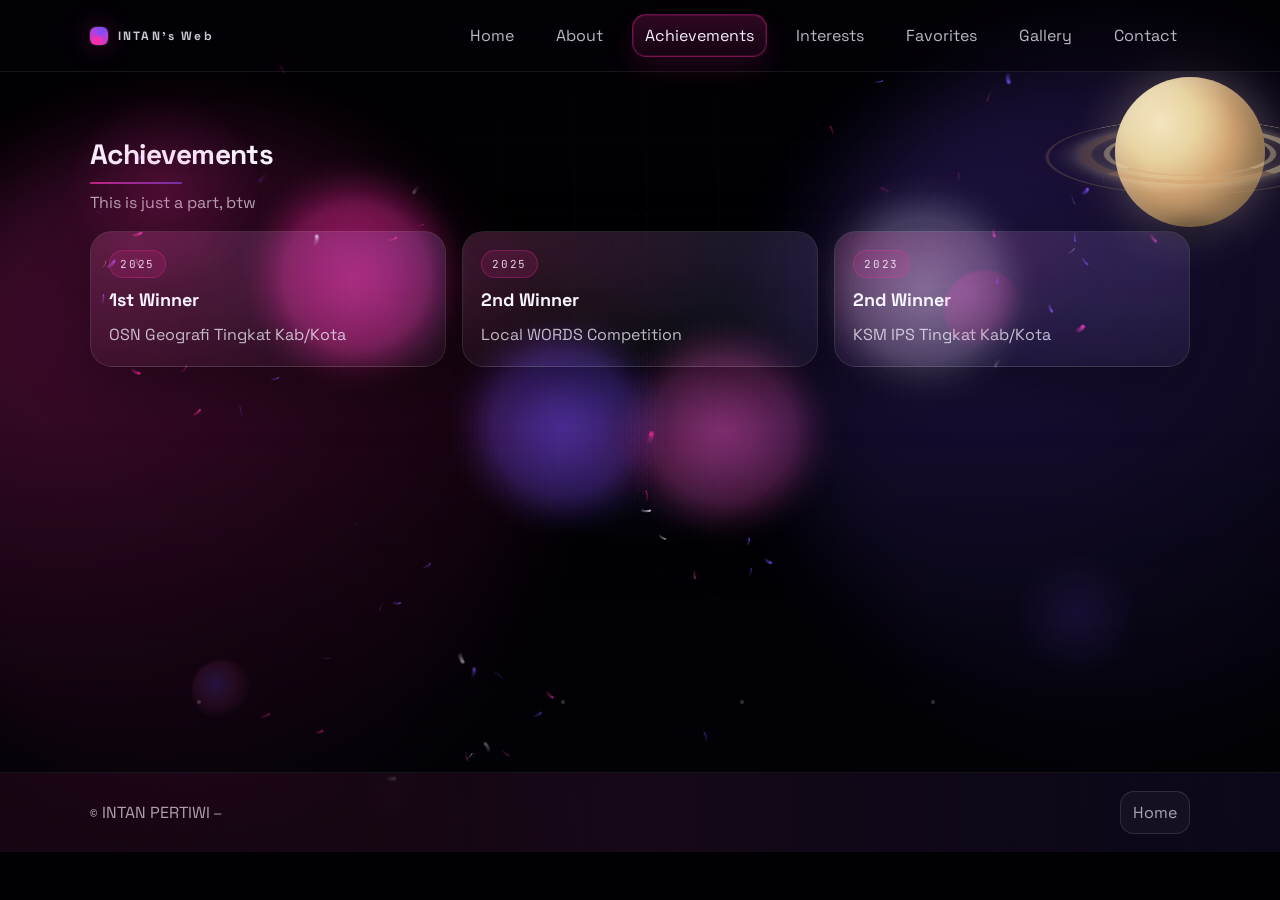
<file: achievements.html>
<!doctype html>
<html lang="id">
  <head>
    <meta charset="UTF-8" />
    <meta name="viewport" content="width=device-width, initial-scale=1.0" />
    <meta name="theme-color" content="#05040b" />
    <title>Intan's Web</title>
    <meta name="description" content="Intan's Web" />

    <meta property="og:site_name" content="Intan's Web" />
    <meta property="og:title" content="Intan's Web" />
    <meta property="og:description" content="Intan's Web" />
    <meta property="og:type" content="website" />
    <meta property="og:locale" content="id_ID" />

    <meta name="twitter:card" content="summary" />
    <meta name="twitter:title" content="Intan's Web" />
    <meta name="twitter:description" content="Intan's Web" />
    <link rel="preconnect" href="https://fonts.googleapis.com" />
    <link rel="preconnect" href="https://fonts.gstatic.com" crossorigin />
    <link
      href="https://fonts.googleapis.com/css2?family=Space+Grotesk:wght@400;500;600;700&family=JetBrains+Mono:wght@400;600&display=swap"
      rel="stylesheet"
    />
    <link rel="stylesheet" href="./styles.css" />
  </head>
  <body>
    <a class="skip" href="#content">Skip to content</a>

    <div class="bg" aria-hidden="true">
      <canvas class="bg__galaxy" id="galaxyCanvas"></canvas>
      <div class="bg__grid"></div>
      <div class="bg__glow bg__glow--a"></div>
      <div class="bg__glow bg__glow--b"></div>
    </div>

    <header class="header" data-elevate>
      <div class="container header__inner">
        <a class="brand" href="./index.html" aria-label="Ke Home">
          <span class="brand__mark" aria-hidden="true"></span>
          <span class="brand__text">INTAN's Web</span>
        </a>

        <nav class="nav" aria-label="Navigasi utama">
          <button class="nav__toggle" type="button" data-nav-toggle>
            <span class="nav__toggleIcon" aria-hidden="true"></span>
            <span class="srOnly">Toggle menu</span>
          </button>
          <div class="nav__panel" data-nav-panel>
            <a class="nav__link" href="./index.html" data-nav-link>Home</a>
            <a class="nav__link" href="./about.html" data-nav-link>About</a>
            <a class="nav__link" href="./achievements.html" data-nav-link>Achievements</a>
            <a class="nav__link" href="./interests.html" data-nav-link>Interests</a>
            <a class="nav__link" href="./favorites.html" data-nav-link>Favorites</a>
            <a class="nav__link" href="./gallery.html" data-nav-link>Gallery</a>
            <a class="nav__link" href="./contact.html" data-nav-link>Contact</a>
          </div>
        </nav>
      </div>
    </header>

    <main id="content">
      <section class="section">
        <div class="container">
          <div class="sectionHead">
            <h2 class="h2 reveal">Achievements</h2>
            <p class="sub">This is just a part, btw</p>
          </div>

          <div class="grid grid--3" data-achievements>
            <a href="./achievement-1st-winner.html" class="card card--lift link-card">
              <div class="badge">2025</div>
              <h3 class="h3">1st Winner</h3>
              <p class="p">OSN Geografi Tingkat Kab/Kota</p>
            </a>
            <a href="./achievement-2nd-words.html" class="card card--lift link-card">
              <div class="badge">2025</div>
              <h3 class="h3">2nd Winner</h3>
              <p class="p">Local WORDS Competition</p>
            </a>
            <a href="./achievement-2nd-ksm.html" class="card card--lift link-card">
              <div class="badge">2023</div>
              <h3 class="h3">2nd Winner</h3>
              <p class="p">KSM IPS Tingkat Kab/Kota</p>
            </a>
          </div>
        </div>
      </section>
    </main>

    <footer class="footer">
      <div class="container footer__inner">
        <div class="footer__left">
          <span class="mono">©</span>
          <span data-footer-name>INTAN PERTIWI</span>
          <span class="mono">—</span>
        </div>
        <a class="footer__top" href="./index.html">Home</a>
      </div>
    </footer>

    <script src="./main.js" defer></script>
  </body>
</html>
</file>
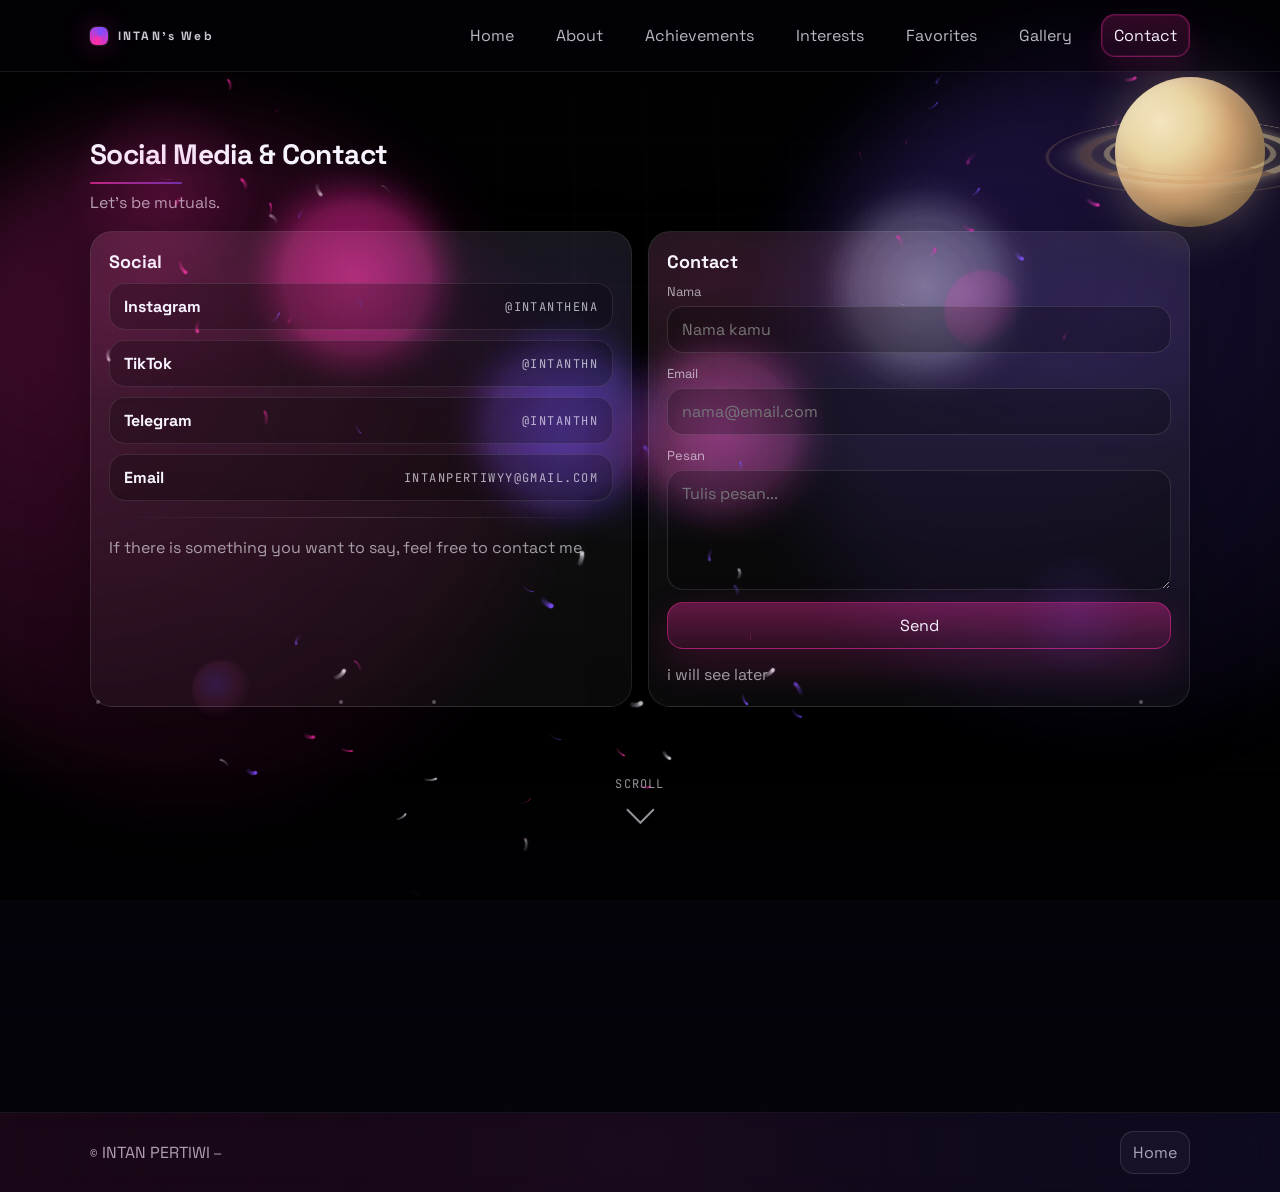
<file: contact.html>
<!doctype html>
<html lang="id">
  <head>
    <meta charset="UTF-8" />
    <meta name="viewport" content="width=device-width, initial-scale=1.0" />
    <meta name="theme-color" content="#05040b" />
    <title>Intan's Web</title>
    <meta name="description" content="Intan's Web" />

    <meta property="og:site_name" content="Intan's Web" />
    <meta property="og:title" content="Intan's Web" />
    <meta property="og:description" content="Intan's Web" />
    <meta property="og:type" content="website" />
    <meta property="og:locale" content="id_ID" />

    <meta name="twitter:card" content="summary" />
    <meta name="twitter:title" content="Intan's Web" />
    <meta name="twitter:description" content="Intan's Web" />
    <link rel="preconnect" href="https://fonts.googleapis.com" />
    <link rel="preconnect" href="https://fonts.gstatic.com" crossorigin />
    <link
      href="https://fonts.googleapis.com/css2?family=Space+Grotesk:wght@400;500;600;700&family=JetBrains+Mono:wght@400;600&display=swap"
      rel="stylesheet"
    />
    <link rel="stylesheet" href="./styles.css" />
  </head>
  <body>
    <a class="skip" href="#content">Skip to content</a>

    <div class="bg" aria-hidden="true">
      <canvas class="bg__galaxy" id="galaxyCanvas"></canvas>
      <div class="bg__grid"></div>
      <div class="bg__glow bg__glow--a"></div>
      <div class="bg__glow bg__glow--b"></div>
    </div>

    <header class="header" data-elevate>
      <div class="container header__inner">
        <a class="brand" href="./index.html" aria-label="Ke Home">
          <span class="brand__mark" aria-hidden="true"></span>
          <span class="brand__text">INTAN's Web</span>
        </a>

        <nav class="nav" aria-label="Navigasi utama">
          <button class="nav__toggle" type="button" data-nav-toggle>
            <span class="nav__toggleIcon" aria-hidden="true"></span>
            <span class="srOnly">Toggle menu</span>
          </button>
          <div class="nav__panel" data-nav-panel>
            <a class="nav__link" href="./index.html" data-nav-link>Home</a>
            <a class="nav__link" href="./about.html" data-nav-link>About</a>
            <a class="nav__link" href="./achievements.html" data-nav-link>Achievements</a>
            <a class="nav__link" href="./interests.html" data-nav-link>Interests</a>
            <a class="nav__link" href="./favorites.html" data-nav-link>Favorites</a>
            <a class="nav__link" href="./gallery.html" data-nav-link>Gallery</a>
            <a class="nav__link" href="./contact.html" data-nav-link>Contact</a>
          </div>
        </nav>
      </div>
    </header>

    <main id="content">
      <section class="section">
        <div class="container">
          <div class="sectionHead">
            <h2 class="h2 reveal">Social Media & Contact</h2>
            <p class="sub">Let’s be mutuals.</p>
          </div>

          <div class="grid grid--2">
            <article class="card">
              <h3 class="h3">Social</h3>
              <div class="social">
                <a
                  class="social__item"
                  href="https://www.instagram.com/intanthena/?hl=en"
                  target="_blank"
                  rel="noreferrer"
                >
                  <span class="social__label">Instagram</span>
                  <span class="mono">@intanthena</span>
                </a>
                <a
                  class="social__item"
                  href="https://www.tiktok.com/@intnthn?_r=1&_t=ZS-94bO4qbApiJ"
                  target="_blank"
                  rel="noreferrer"
                >
                  <span class="social__label">TikTok</span>
                  <span class="mono">@intanthn</span>
                </a>
                <a class="social__item" href="http://t.me/intanthn" target="_blank" rel="noreferrer">
                  <span class="social__label">Telegram</span>
                  <span class="mono">@intanthn</span>
                </a>
                <a
                  class="social__item"
                  href="mailto:intanperrtiwyy@gmail.com"
                  target="_blank"
                  rel="noreferrer"
                >
                  <span class="social__label">Email</span>
                  <span class="mono">intanpertiwyy@gmail.com</span>
                </a>
              </div>
              <div class="divider"></div>
              <p class="p subtle">If there is something you want to say, feel free to contact me</p>
            </article>

            <article class="card">
              <h3 class="h3">Contact</h3>
              <form class="form" action="https://formspree.io/f/maqpojlv" method="POST">
                <label class="field">
                  <span class="field__label">Nama</span>
                  <input
                    class="field__input"
                    name="name"
                    placeholder="Nama kamu"
                    autocomplete="name"
                    required
                  />
                </label>
                <label class="field">
                  <span class="field__label">Email</span>
                  <input
                    class="field__input"
                    name="email"
                    type="email"
                    placeholder="nama@email.com"
                    autocomplete="email"
                    required
                  />
                </label>
                <label class="field">
                  <span class="field__label">Pesan</span>
                  <textarea
                    class="field__input field__input--area"
                    name="message"
                    placeholder="Tulis pesan..."
                    rows="4"
                    required
                  ></textarea>
                </label>
                <button class="btn btn--primary" type="submit">Send</button>
                <p class="p subtle" id="contactHint">i will see later</p>
              </form>
            </article>
          </div>
        </div>
      </section>
    </main>

    <footer class="footer">
      <div class="container footer__inner">
        <div class="footer__left">
          <span class="mono">©</span>
          <span data-footer-name>INTAN PERTIWI</span>
          <span class="mono">—</span>
        </div>
        <a class="footer__top" href="./index.html">Home</a>
      </div>
    </footer>

    <script src="./main.js" defer></script>
  </body>
</html>
</file>
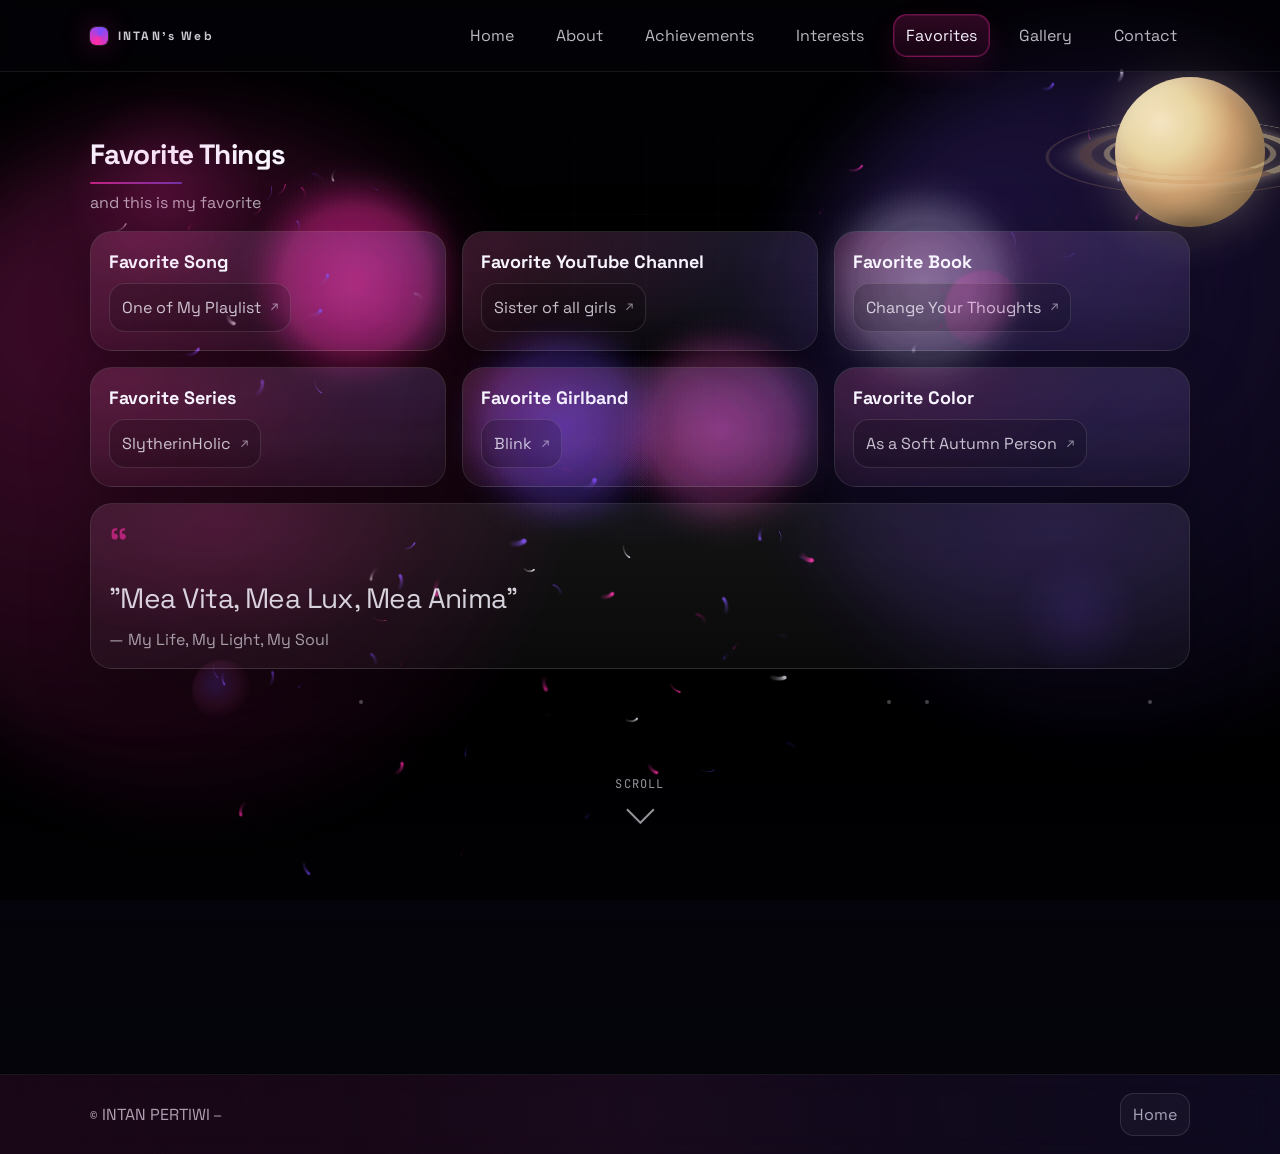
<file: favorites.html>
<!doctype html>
<html lang="id">
  <head>
    <meta charset="UTF-8" />
    <meta name="viewport" content="width=device-width, initial-scale=1.0" />
    <meta name="theme-color" content="#05040b" />
    <title>Intan's Web</title>
    <meta name="description" content="Intan's Web" />

    <meta property="og:site_name" content="Intan's Web" />
    <meta property="og:title" content="Intan's Web" />
    <meta property="og:description" content="Intan's Web" />
    <meta property="og:type" content="website" />
    <meta property="og:locale" content="id_ID" />

    <meta name="twitter:card" content="summary" />
    <meta name="twitter:title" content="Intan's Web" />
    <meta name="twitter:description" content="Intan's Web" />
    <link rel="preconnect" href="https://fonts.googleapis.com" />
    <link rel="preconnect" href="https://fonts.gstatic.com" crossorigin />
    <link
      href="https://fonts.googleapis.com/css2?family=Space+Grotesk:wght@400;500;600;700&family=JetBrains+Mono:wght@400;600&display=swap"
      rel="stylesheet"
    />
    <link rel="stylesheet" href="./styles.css" />
  </head>
  <body>
    <a class="skip" href="#content">Skip to content</a>

    <div class="bg" aria-hidden="true">
      <canvas class="bg__galaxy" id="galaxyCanvas"></canvas>
      <div class="bg__grid"></div>
      <div class="bg__glow bg__glow--a"></div>
      <div class="bg__glow bg__glow--b"></div>
    </div>

    <header class="header" data-elevate>
      <div class="container header__inner">
        <a class="brand" href="./index.html" aria-label="Ke Home">
          <span class="brand__mark" aria-hidden="true"></span>
          <span class="brand__text">INTAN's Web</span>
        </a>

        <nav class="nav" aria-label="Navigasi utama">
          <button class="nav__toggle" type="button" data-nav-toggle>
            <span class="nav__toggleIcon" aria-hidden="true"></span>
            <span class="srOnly">Toggle menu</span>
          </button>
          <div class="nav__panel" data-nav-panel>
            <a class="nav__link" href="./index.html" data-nav-link>Home</a>
            <a class="nav__link" href="./about.html" data-nav-link>About</a>
            <a class="nav__link" href="./achievements.html" data-nav-link>Achievements</a>
            <a class="nav__link" href="./interests.html" data-nav-link>Interests</a>
            <a class="nav__link" href="./favorites.html" data-nav-link>Favorites</a>
            <a class="nav__link" href="./gallery.html" data-nav-link>Gallery</a>
            <a class="nav__link" href="./contact.html" data-nav-link>Contact</a>
          </div>
        </nav>
      </div>
    </header>

    <main id="content">
      <section class="section">
        <div class="container">
          <div class="sectionHead">
            <h2 class="h2 reveal">Favorite Things</h2>
            <p class="sub">and this is my favorite</p>
          </div>

          <div class="grid grid--3">
            <article class="card">
              <h3 class="h3">Favorite Song</h3>
              <p class="p">
                <a
                  class="linkCard"
                  data-fav-song
                  href="https://open.spotify.com/playlist/4NfKhD3PU7KAacPUtGN1YV?si=IVabCpGDQDKJ9hYDL_OQKw"
                  target="_blank"
                  rel="noreferrer"
                  >One of My Playlist</a
                >
              </p>
            </article>
            <article class="card">
              <h3 class="h3">Favorite YouTube Channel</h3>
              <p class="p">
                <a
                  class="linkCard"
                  data-fav-youtube
                  href="https://www.youtube.com/@Thewizardliz"
                  target="_blank"
                  rel="noreferrer"
                  >Sister of all girls</a
                >
              </p>
            </article>
            <article class="card">
              <h3 class="h3">Favorite Book</h3>
              <p class="p">
                <a
                  class="linkCard"
                  data-fav-book
                  href="https://www.thesecret.tv/oreferrer"
                  target="_blank"
                  rel="noreferrer"
                  >Change Your Thoughts</a
                >
              </p>
            </article>
            <article class="card">
              <h3 class="h3">Favorite Series</h3>
              <p class="p">
                <a
                  class="linkCard"
                  data-fav-movie
                  href="https://www.harrypotter.com/ferrer"
                  target="_blank"
                  rel="noreferrer"
                  >SlytherinHolic</a
                >
              </p>
            </article>
            <article class="card">
              <h3 class="h3">Favorite Girlband</h3>
              <p class="p">
                <a
                  class="linkCard"
                  data-fav-actor
                  href="https://www.ygfamily.com/en/artists/blackpink/profile"
                  target="_blank"
                  rel="noreferrer"
                  >Blink</a
                >
              </p>
            </article>
            <article class="card">
              <h3 class="h3">Favorite Color</h3>
              <p class="p">
                <a
                  class="linkCard"
                  data-fav-color
                  href="https://id.pinterest.com/pin/1688918606919890/"
                  target="_blank"
                  rel="noreferrer"
                  >As a Soft Autumn Person</a
                >
              </p>
            </article>
          </div>

          <div class="quote card card--quote">
            <div class="quote__mark" aria-hidden="true">“</div>
            <p class="quote__text" data-fav-quote>
              <span class="h2">"Mea Vita, Mea Lux, Mea Anima"</span>
            </p>
            <div class="quote__by" data-fav-quote-by>— My Life, My Light, My Soul</div>
          </div>
        </div>
      </section>
    </main>

    <footer class="footer">
      <div class="container footer__inner">
        <div class="footer__left">
          <span class="mono">©</span>
          <span data-footer-name>INTAN PERTIWI</span>
          <span class="mono">—</span>
        </div>
        <a class="footer__top" href="./index.html">Home</a>
      </div>
    </footer>

    <script src="./main.js" defer></script>
  </body>
</html>
</file>
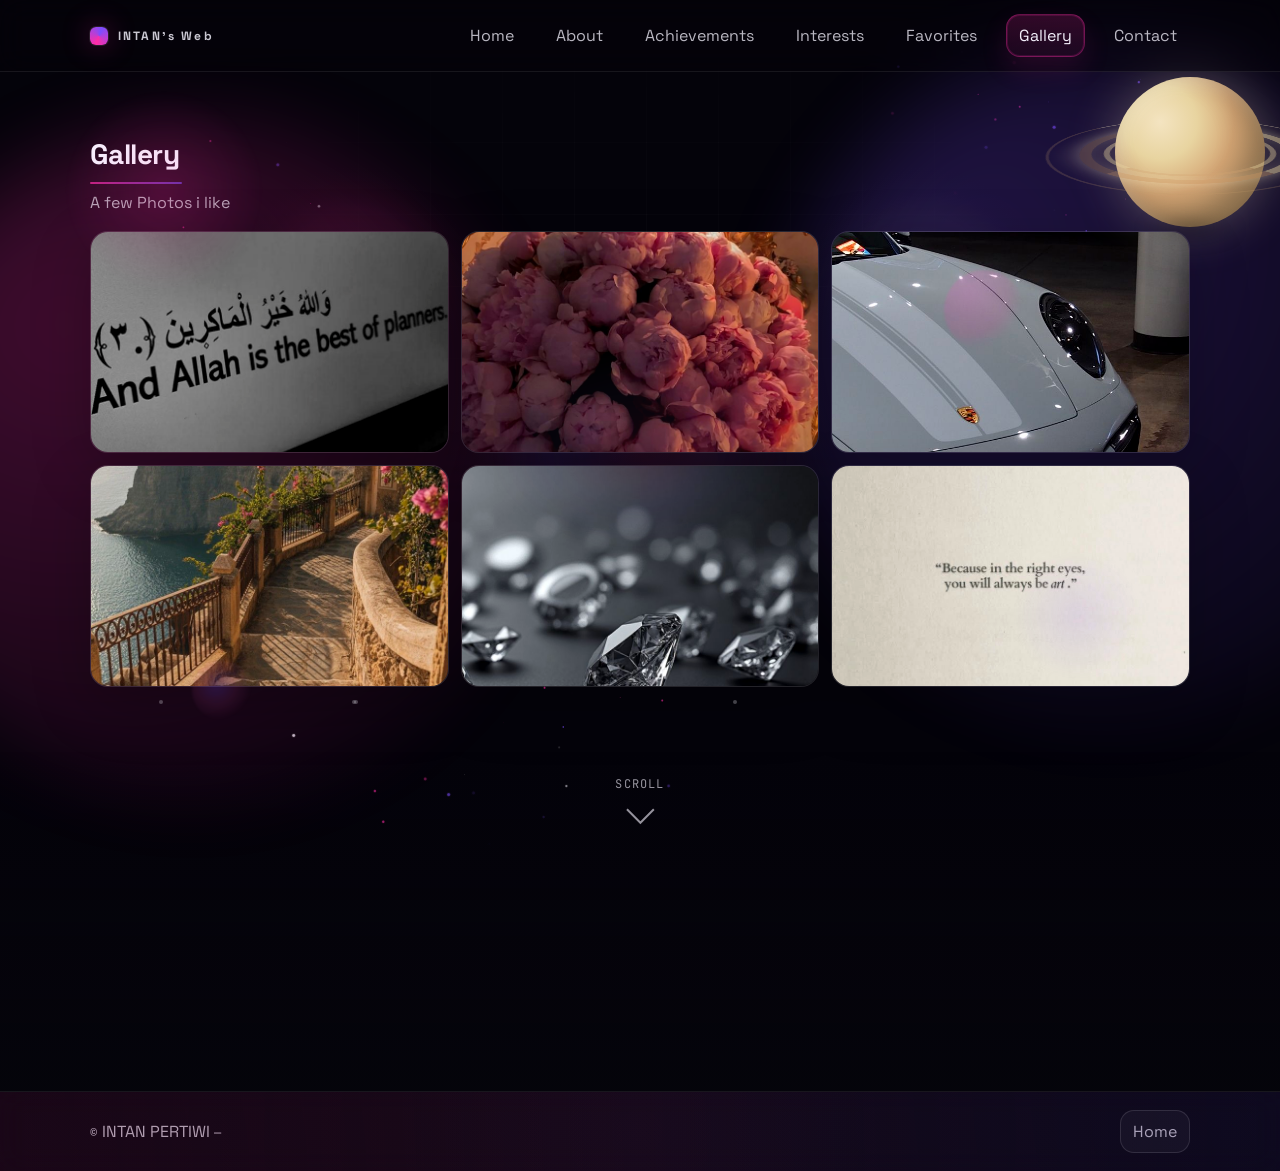
<file: gallery.html>
<!doctype html>
<html lang="id">
  <head>
    <meta charset="UTF-8" />
    <meta name="viewport" content="width=device-width, initial-scale=1.0" />
    <meta name="theme-color" content="#05040b" />
    <title>Intan's Web</title>
    <meta name="description" content="Intan's Web" />

    <meta property="og:site_name" content="Intan's Web" />
    <meta property="og:title" content="Intan's Web" />
    <meta property="og:description" content="Intan's Web" />
    <meta property="og:type" content="website" />
    <meta property="og:locale" content="id_ID" />

    <meta name="twitter:card" content="summary" />
    <meta name="twitter:title" content="Intan's Web" />
    <meta name="twitter:description" content="Intan's Web" />
    <link rel="preconnect" href="https://fonts.googleapis.com" />
    <link rel="preconnect" href="https://fonts.gstatic.com" crossorigin />
    <link
      href="https://fonts.googleapis.com/css2?family=Space+Grotesk:wght@400;500;600;700&family=JetBrains+Mono:wght@400;600&display=swap"
      rel="stylesheet"
    />
    <link rel="stylesheet" href="./styles.css" />
  </head>
  <body>
    <a class="skip" href="#content">Skip to content</a>

    <div class="bg" aria-hidden="true">
      <canvas class="bg__galaxy" id="galaxyCanvas"></canvas>
      <div class="bg__grid"></div>
      <div class="bg__glow bg__glow--a"></div>
      <div class="bg__glow bg__glow--b"></div>
    </div>

    <header class="header" data-elevate>
      <div class="container header__inner">
        <a class="brand" href="./index.html" aria-label="Ke Home">
          <span class="brand__mark" aria-hidden="true"></span>
          <span class="brand__text">INTAN's Web</span>
        </a>

        <nav class="nav" aria-label="Navigasi utama">
          <button class="nav__toggle" type="button" data-nav-toggle>
            <span class="nav__toggleIcon" aria-hidden="true"></span>
            <span class="srOnly">Toggle menu</span>
          </button>
          <div class="nav__panel" data-nav-panel>
            <a class="nav__link" href="./index.html" data-nav-link>Home</a>
            <a class="nav__link" href="./about.html" data-nav-link>About</a>
            <a class="nav__link" href="./achievements.html" data-nav-link>Achievements</a>
            <a class="nav__link" href="./interests.html" data-nav-link>Interests</a>
            <a class="nav__link" href="./favorites.html" data-nav-link>Favorites</a>
            <a class="nav__link" href="./gallery.html" data-nav-link>Gallery</a>
            <a class="nav__link" href="./contact.html" data-nav-link>Contact</a>
          </div>
        </nav>
      </div>
    </header>

    <main id="content">
      <section class="section">
        <div class="container">
          <div class="sectionHead">
            <h2 class="h2 reveal">Gallery</h2>
            <p class="sub">A few Photos i like</p>
          </div>

          <div class="gallery" data-gallery>
            <button class="galleryItem" type="button" data-src="gallery-1.jpg.jpg">
              <img src="gallery-1.jpg.jpg" alt="Gallery photo 1" loading="lazy" />
              <span class="galleryItem__overlay">
                <span class="mono">OPEN</span>
              </span>
            </button>
            <button class="galleryItem" type="button" data-src="gallery-2.jpg">
              <img src="gallery-2.jpg" alt="Gallery photo 2" loading="lazy" />
              <span class="galleryItem__overlay">
                <span class="mono">OPEN</span>
              </span>
            </button>
            <button class="galleryItem" type="button" data-src="gallery-3.jpg">
              <img src="gallery-3.jpg" alt="Gallery photo 3" loading="lazy" />
              <span class="galleryItem__overlay">
                <span class="mono">OPEN</span>
              </span>
            </button>
            <button class="galleryItem" type="button" data-src="gallery-4.jpg">
              <img src="gallery-4.jpg" alt="Gallery photo 4" loading="lazy" />
              <span class="galleryItem__overlay">
                <span class="mono">OPEN</span>
              </span>
            </button>
            <button class="galleryItem" type="button" data-src="gallery-5.jpg">
              <img src="gallery-5.jpg" alt="Gallery photo 5" loading="lazy" />
              <span class="galleryItem__overlay">
                <span class="mono">OPEN</span>
              </span>
            </button>
            <button class="galleryItem" type="button" data-src="gallery-6.jpg">
              <img src="gallery-6.jpg" alt="Gallery photo 6" loading="lazy" />
              <span class="galleryItem__overlay">
                <span class="mono">OPEN</span>
              </span>
            </button>
          </div>
        </div>
      </section>
    </main>

    <footer class="footer">
      <div class="container footer__inner">
        <div class="footer__left">
          <span class="mono">©</span>
          <span data-footer-name>INTAN PERTIWI</span>
          <span class="mono">—</span>
        </div>
        <a class="footer__top" href="./index.html">Home</a>
      </div>
    </footer>

    <dialog class="modal" data-modal>
      <button class="modal__close" type="button" data-modal-close>
        <span class="srOnly">Close</span>
        <span aria-hidden="true">✕</span>
      </button>
      <img class="modal__img" alt="Preview" data-modal-img />
      <div class="modal__hint mono">ESC to close</div>
    </dialog>

    <script src="./main.js" defer></script>
  </body>
</html>
</file>
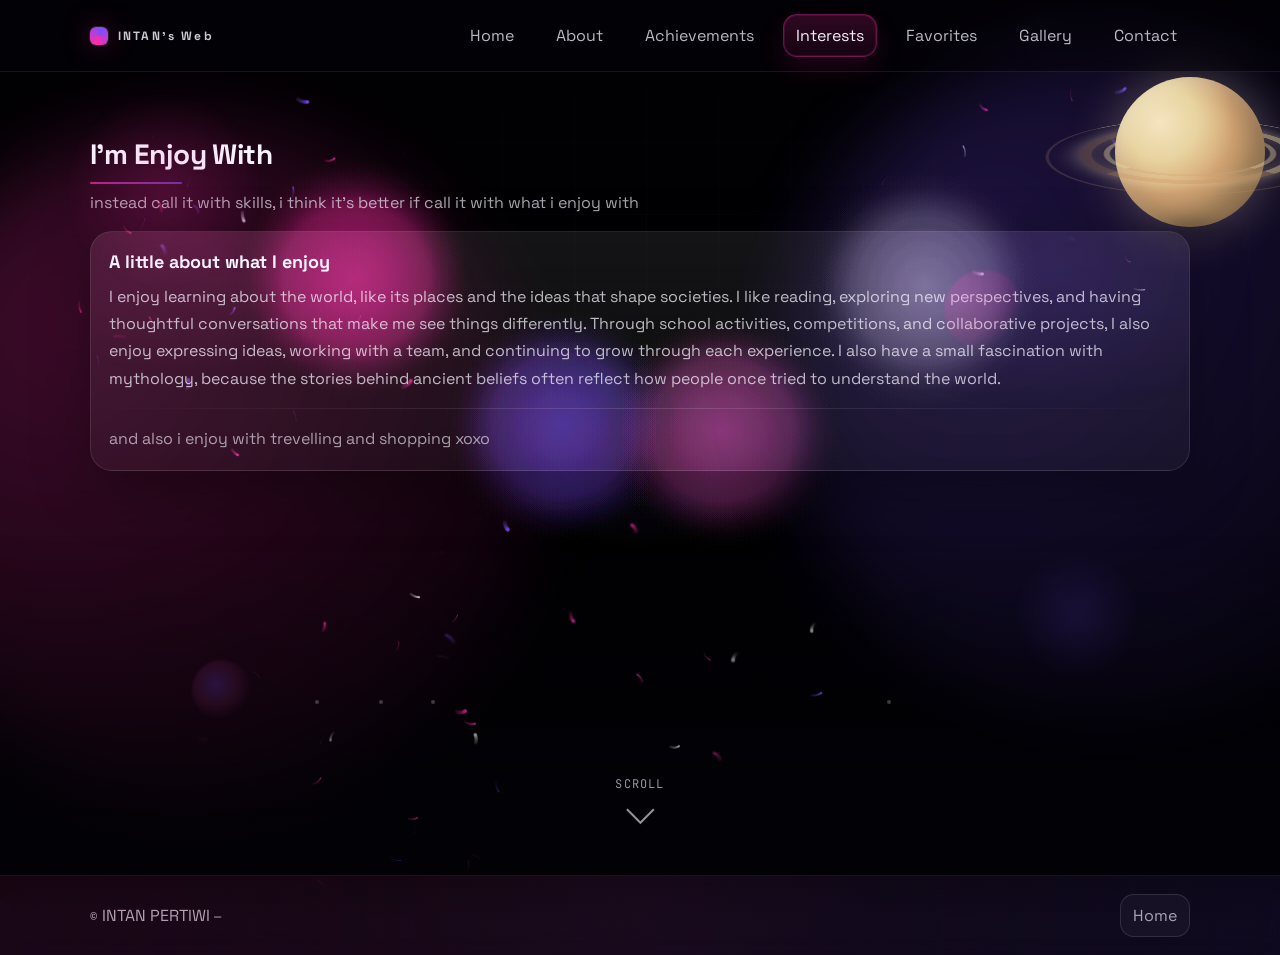
<file: interests.html>
<!doctype html>
<html lang="id">
  <head>
    <meta charset="UTF-8" />
    <meta name="viewport" content="width=device-width, initial-scale=1.0" />
    <meta name="theme-color" content="#05040b" />
    <title>Intan's Web</title>
    <meta name="description" content="Intan's Web" />

    <meta property="og:site_name" content="Intan's Web" />
    <meta property="og:title" content="Intan's Web" />
    <meta property="og:description" content="Intan's Web" />
    <meta property="og:type" content="website" />
    <meta property="og:locale" content="id_ID" />

    <meta name="twitter:card" content="summary" />
    <meta name="twitter:title" content="Intan's Web" />
    <meta name="twitter:description" content="Intan's Web" />
    <link rel="preconnect" href="https://fonts.googleapis.com" />
    <link rel="preconnect" href="https://fonts.gstatic.com" crossorigin />
    <link
      href="https://fonts.googleapis.com/css2?family=Space+Grotesk:wght@400;500;600;700&family=JetBrains+Mono:wght@400;600&display=swap"
      rel="stylesheet"
    />
    <link rel="stylesheet" href="./styles.css" />
  </head>
  <body>
    <a class="skip" href="#content">Skip to content</a>

    <div class="bg" aria-hidden="true">
      <canvas class="bg__galaxy" id="galaxyCanvas"></canvas>
      <div class="bg__grid"></div>
      <div class="bg__glow bg__glow--a"></div>
      <div class="bg__glow bg__glow--b"></div>
    </div>

    <header class="header" data-elevate>
      <div class="container header__inner">
        <a class="brand" href="./index.html" aria-label="Ke Home">
          <span class="brand__mark" aria-hidden="true"></span>
          <span class="brand__text">INTAN's Web</span>
        </a>

        <nav class="nav" aria-label="Navigasi utama">
          <button class="nav__toggle" type="button" data-nav-toggle>
            <span class="nav__toggleIcon" aria-hidden="true"></span>
            <span class="srOnly">Toggle menu</span>
          </button>
          <div class="nav__panel" data-nav-panel>
            <a class="nav__link" href="./index.html" data-nav-link>Home</a>
            <a class="nav__link" href="./about.html" data-nav-link>About</a>
            <a class="nav__link" href="./achievements.html" data-nav-link>Achievements</a>
            <a class="nav__link" href="./interests.html" data-nav-link>Interests</a>
            <a class="nav__link" href="./favorites.html" data-nav-link>Favorites</a>
            <a class="nav__link" href="./gallery.html" data-nav-link>Gallery</a>
            <a class="nav__link" href="./contact.html" data-nav-link>Contact</a>
          </div>
        </nav>
      </div>
    </header>

    <main id="content">
      <section class="section">
        <div class="container">
          <div class="sectionHead">
            <h2 class="h2 reveal">I'm Enjoy With</h2>
            <p class="sub">
              instead call it with skills, i think it's better if call it with what i enjoy with
            </p>
          </div>

          <div class="grid">
            <article class="card">
              <h3 class="h3">A little about what I enjoy</h3>
              <p class="p">
                I enjoy learning about the world, like its places and the ideas that shape societies. I like reading, exploring new perspectives, and having thoughtful conversations that make me see things differently. Through school activities, competitions, and collaborative projects, I also enjoy expressing ideas, working with a team, and continuing to grow through each experience. I also have a small fascination with mythology, because the stories behind ancient beliefs often reflect how people once tried to understand the world.
              </p>
              <div class="divider"></div>
              <p class="p subtle">and also i enjoy with trevelling and shopping xoxo</p>
            </article>
          </div>
        </div>
      </section>
    </main>

    <footer class="footer">
      <div class="container footer__inner">
        <div class="footer__left">
          <span class="mono">©</span>
          <span data-footer-name>INTAN PERTIWI</span>
          <span class="mono">—</span>
        </div>
        <a class="footer__top" href="./index.html">Home</a>
      </div>
    </footer>

    <script src="./main.js" defer></script>
  </body>
</html>
</file>
<file: styles.css>
:root{
  --bg0:#05040b;
  --bg1:#0a0712;
  --card:rgba(255,255,255,.06);
  --card2:rgba(255,255,255,.08);
  --line:rgba(255,255,255,.12);
  --text:#f7f4ff;
  --muted:rgba(247,244,255,.72);
  --pink:#ff2da6;
  --pink2:#ff5bd0;
  --hot:#ff1b6b;
  --violet:#7c4dff;
  --ok:#27ffb8;
  --shadow: 0 18px 60px rgba(0,0,0,.55);
  --shadow2: 0 10px 30px rgba(0,0,0,.45);
  --r:22px;
  --mono: "JetBrains Mono", ui-monospace, SFMono-Regular, Menlo, Monaco, Consolas, "Liberation Mono","Courier New", monospace;
  --sans: "Space Grotesk", ui-sans-serif, system-ui, -apple-system, Segoe UI, Roboto, Helvetica, Arial, "Apple Color Emoji","Segoe UI Emoji";
}

*{box-sizing:border-box}
html{scroll-behavior:smooth}
body{
  margin:0;
  font-family:var(--sans);
  color:var(--text);
  background: var(--bg0);
  min-height:100vh;
  overflow-x:hidden;
}

img{max-width:100%; display:block}
a{color:inherit; text-decoration:none}
button,input,textarea{font:inherit; color:inherit}

.srOnly{
  position:absolute!important;
  width:1px;height:1px;
  padding:0;margin:-1px;
  overflow:hidden;clip:rect(0,0,0,0);
  white-space:nowrap;border:0;
}

.skip{
  position:absolute;
  left:12px; top:10px;
  padding:10px 12px;
  border-radius:12px;
  background:rgba(0,0,0,.7);
  border:1px solid var(--line);
  transform:translateY(-150%);
  transition:transform .2s ease;
  z-index:9999;
}
.skip:focus{transform:translateY(0)}

.container{
  width:min(1100px, calc(100% - 40px));
  margin:0 auto;
}

.bg{
  position:fixed;
  inset:0;
  pointer-events:none;
  z-index:-1;
}
.bg__galaxy{
  position:absolute;
  inset:0;
  width:100%;
  height:100%;
  opacity:0.9;
  mix-blend-mode: screen;
}
.bg__grid{
  position:absolute;
  inset:-2px;
  background:
    linear-gradient(to right, rgba(255,255,255,.06) 1px, transparent 1px) 0 0 / 72px 72px,
    linear-gradient(to bottom, rgba(255,255,255,.06) 1px, transparent 1px) 0 0 / 72px 72px;
  mask-image: radial-gradient(60% 50% at 50% 25%, rgba(0,0,0,1), transparent 70%);
  opacity:.35;
  transform:translateZ(0);
}
.bg__glow{
  position:absolute;
  width:680px; height:680px;
  border-radius:999px;
  filter:blur(40px);
  opacity:.28;
  animation: floaty 10s ease-in-out infinite;
}
.bg__glow--a{
  left:-140px; top:120px;
  background: radial-gradient(circle at 30% 30%, rgba(255,45,166,.85), rgba(255,45,166,0));
}
.bg__glow--b{
  right:-180px; top:40px;
  background: radial-gradient(circle at 30% 30%, rgba(124,77,255,.85), rgba(124,77,255,0));
  animation-duration:12s;
  animation-delay:-2s;
}
@keyframes floaty{
  0%,100%{ transform: translate3d(0,0,0) }
  50%{ transform: translate3d(0,-22px,0) }
}

.header{
  position:sticky;
  top:0;
  z-index:50;
  backdrop-filter: blur(14px);
  background: rgba(5,4,11,.45);
  border-bottom:1px solid rgba(255,255,255,.08);
}
.header[data-elevate="true"]{
  box-shadow:0 10px 30px rgba(0,0,0,.25);
}
.header__inner{
  display:flex;
  align-items:center;
  justify-content:space-between;
  padding:14px 0;
}

.brand{display:flex; align-items:center; gap:10px}
.brand__mark{
  width:18px;height:18px;border-radius:6px;
  background: conic-gradient(from 200deg, var(--pink), var(--violet), var(--pink));
  box-shadow: 0 0 0 1px rgba(255,255,255,.10), 0 0 28px rgba(255,45,166,.35);
}
.brand__text{
  letter-spacing:.18em;
  font-weight:700;
  font-size:12px;
  color:rgba(247,244,255,.82);
}

.nav{display:flex; align-items:center}
.nav__toggle{
  display:none;
  width:44px;height:44px;
  border-radius:14px;
  border:1px solid var(--line);
  background:rgba(255,255,255,.06);
}
.nav__toggleIcon{
  display:block;
  width:18px; height:2px;
  background:rgba(247,244,255,.9);
  border-radius:2px;
  margin:0 auto;
  position:relative;
}
.nav__toggleIcon:before,
.nav__toggleIcon:after{
  content:"";
  position:absolute;
  left:0;
  width:18px;height:2px;
  background:rgba(247,244,255,.9);
  border-radius:2px;
}
.nav__toggleIcon:before{top:-6px}
.nav__toggleIcon:after{top:6px}

.nav__panel{
  display:flex;
  align-items:center;
  gap:16px;
}
.nav__link{
  padding:10px 12px;
  border-radius:14px;
  color:rgba(247,244,255,.75);
  border:1px solid transparent;
  transition: background .2s ease, border-color .2s ease, color .2s ease;
}
.nav__link:hover{
  background:rgba(255,255,255,.06);
  border-color:rgba(255,255,255,.10);
  color:rgba(247,244,255,.95);
}
.nav__link[aria-current="page"]{
  background: linear-gradient(180deg, rgba(255,45,166,.18), rgba(255,45,166,.08));
  border-color: rgba(255,45,166,.35);
  box-shadow: 0 0 0 1px rgba(255,45,166,.15) inset, 0 12px 28px rgba(255,45,166,.12);
  color:rgba(247,244,255,.98);
}

.section{padding:64px 0}
.hero{padding:64px 0 22px}

.hero__grid{
  display:grid;
  grid-template-columns: 1.2fr .8fr;
  gap:28px;
  align-items:center;
}
.kicker{
  font-family:var(--mono);
  letter-spacing:.18em;
  text-transform:uppercase;
  font-size:12px;
  color:rgba(247,244,255,.62);
  margin:0 0 12px;
}
.hero__title{margin:0 0 10px}
.hero__titleLine{
  display:block;
  font-size:20px;
  color:rgba(247,244,255,.82);
  font-weight:600;
}
.hero__name{
  display:block;
  font-size: clamp(38px, 4.6vw, 64px);
  line-height:1.05;
  letter-spacing:-.03em;
  background: linear-gradient(90deg, rgba(247,244,255,1), rgba(255,91,208,1), rgba(124,77,255,1));
  -webkit-background-clip:text;
  background-clip:text;
  color:transparent;
  text-shadow: 0 0 40px rgba(255,45,166,.14);
  background-size: 220% 100%;
  animation: nameShine 4.6s ease-in-out infinite;
  position:relative;
  isolation:isolate;
}
.hero__name:after{
  content:"";
  position:absolute;
  left:-8px; right:-8px;
  bottom:-10px;
  height:2px;
  background: linear-gradient(90deg, transparent, rgba(255,45,166,.65), rgba(124,77,255,.55), transparent);
  opacity:.65;
  filter: blur(.1px);
}
.hero__nameWrap{
  position:relative;
  display:inline-block;
}
.hero__nameGhost{
  position:absolute;
  left:0; top:0;
  pointer-events:none;
  user-select:none;
  font-size: inherit;
  line-height: inherit;
  letter-spacing: inherit;
  font-weight: inherit;
  opacity:0;
  filter: blur(.2px);
  transform: translate3d(0,0,0);
  mix-blend-mode: screen;
}
.hero__nameGhost--pink{ color: rgba(255,45,166,.40); }
.hero__nameGhost--violet{ color: rgba(124,77,255,.34); filter: blur(.25px); }

.hero__nameWrap[data-glitch="on"] .hero__nameGhost,
.hero__nameWrap:hover .hero__nameGhost{
  opacity:.92;
  animation: glitchShift 860ms steps(2,end) 1;
}
.hero__nameWrap[data-glitch="on"] .hero__nameGhost--pink{ transform: translateX(-2px); }
.hero__nameWrap[data-glitch="on"] .hero__nameGhost--violet{ transform: translateX(2px); }
.hero__nameWrap:hover .hero__nameGhost--pink{ transform: translateX(-2px); }
.hero__nameWrap:hover .hero__nameGhost--violet{ transform: translateX(2px); }
@keyframes glitchShift{
  0%{ clip-path: inset(0 0 0 0); transform: translate3d(-2px,0,0) }
  12%{ clip-path: inset(12% 0 64% 0); transform: translate3d(2px,0,0) }
  26%{ clip-path: inset(52% 0 24% 0); transform: translate3d(-3px,0,0) }
  44%{ clip-path: inset(24% 0 54% 0); transform: translate3d(3px,0,0) }
  63%{ clip-path: inset(66% 0 12% 0); transform: translate3d(-2px,0,0) }
  82%{ clip-path: inset(10% 0 74% 0); transform: translate3d(2px,0,0) }
  100%{ clip-path: inset(0 0 0 0); transform: translate3d(0,0,0) }
}

.hero__nameScan{
  position:absolute;
  left:-10%;
  right:-10%;
  top:0;
  height:100%;
  background: linear-gradient(90deg, transparent, rgba(255,255,255,.18), transparent);
  mix-blend-mode: overlay;
  opacity:.0;
  transform: translateX(-18%);
  filter: blur(.2px);
  pointer-events:none;
}
.hero__nameWrap:hover .hero__nameScan{opacity:.55}
.hero__nameWrap .hero__nameScan{ animation: scan 2.8s ease-in-out infinite; }
@keyframes scan{
  0%{ transform: translateX(-18%); opacity:.0 }
  12%{ opacity:.55 }
  52%{ transform: translateX(18%); opacity:.15 }
  100%{ transform: translateX(18%); opacity:0 }
}
@keyframes nameShine{
  0%{ background-position: 0% 50% }
  50%{ background-position: 100% 50% }
  100%{ background-position: 0% 50% }
}

.reveal{
  opacity:0;
  transform: translateY(14px);
  filter: blur(6px);
  transition: opacity .6s ease, transform .6s ease, filter .6s ease;
  will-change: opacity, transform, filter;
}
.reveal.is-in{
  opacity:1;
  transform: translateY(0);
  filter: blur(0);
}

.h2.reveal{
  position:relative;
}
.h2.reveal:after{
  content:"";
  display:block;
  margin-top:10px;
  width: 92px;
  height: 2px;
  border-radius:999px;
  background: linear-gradient(90deg, rgba(255,45,166,.75), rgba(124,77,255,.65));
  box-shadow: 0 16px 40px rgba(255,45,166,.10);
  transform-origin: left;
  transform: scaleX(.6);
  opacity:.0;
  transition: transform .6s ease .08s, opacity .6s ease .08s;
}
.h2.reveal.is-in:after{
  transform: scaleX(1);
  opacity:.95;
}
.hero__tagline{
  margin:0 0 18px;
  font-size:16px;
  color:rgba(247,244,255,.72);
  max-width:54ch;
}

.hero__cta{display:flex; gap:12px; flex-wrap:wrap; margin:0 0 16px}

.btn{
  display:inline-flex;
  align-items:center;
  justify-content:center;
  padding:12px 16px;
  border-radius:16px;
  border:1px solid rgba(255,255,255,.14);
  background:rgba(255,255,255,.06);
  box-shadow: var(--shadow2);
  transition: transform .18s ease, background .18s ease, border-color .18s ease, box-shadow .18s ease;
  user-select:none;
}
.btn:hover{transform: translateY(-1px)}
.btn:active{transform: translateY(0)}
.btn--primary{
  border-color: rgba(255,45,166,.45);
  background: linear-gradient(180deg, rgba(255,45,166,.35), rgba(255,45,166,.14));
  box-shadow: 0 16px 42px rgba(255,45,166,.18);
}
.btn--ghost{
  background: rgba(255,255,255,.04);
}

.chips{display:flex; gap:10px; flex-wrap:wrap}
.chip{
  padding:8px 12px;
  border-radius:999px;
  border:1px solid rgba(255,255,255,.12);
  background:rgba(255,255,255,.04);
  color:rgba(247,244,255,.72);
  font-size:13px;
}

.hero__visual{position:relative}
.portraitCard{
  position:relative;
  border-radius: calc(var(--r) + 8px);
  padding:12px;
  background: linear-gradient(180deg, rgba(255,255,255,.08), rgba(255,255,255,.04));
  border:1px solid rgba(255,255,255,.10);
  box-shadow: var(--shadow);
  overflow:hidden;
  transform: perspective(900px) rotateX(0deg) rotateY(0deg) translate3d(0, 0, 0);
  transform-style: preserve-3d;
  will-change: transform;
  transition: transform .18s ease, box-shadow .22s ease, border-color .22s ease;
  animation: portraitWobble 6.8s ease-in-out infinite;
}
.portraitCard:hover{
  transform: perspective(900px) rotateX(0deg) rotateY(0deg) translate3d(0, -8px, 0);
  box-shadow: 0 24px 74px rgba(0,0,0,.45);
  border-color: rgba(255,45,166,.22);
  animation-play-state: paused;
}
.portraitCard:focus-within{
  transform: perspective(900px) rotateX(0deg) rotateY(0deg) translate3d(0, -8px, 0);
  box-shadow: 0 24px 74px rgba(0,0,0,.45);
  border-color: rgba(255,45,166,.22);
  animation-play-state: paused;
}
.portraitCard:before{
  content:"";
  position:absolute;
  inset:-40%;
  background: linear-gradient(
    115deg,
    transparent 0%,
    rgba(255,255,255,.06) 32%,
    rgba(255,255,255,.22) 44%,
    rgba(255,255,255,.08) 56%,
    transparent 70%
  );
  transform: translateX(-22%) rotate(8deg);
  opacity:0;
  pointer-events:none;
}
.portraitCard:hover:before,
.portraitCard:focus-within:before{
  opacity:.85;
  animation: portraitShine 1.35s ease both;
}
@keyframes portraitShine{
  to{ transform: translateX(22%) rotate(8deg) }
}
.portraitCard:after{
  content:"";
  position:absolute;
  inset:-60px;
  background:
    radial-gradient(360px 260px at 32% 28%, rgba(255,45,166,.32), transparent 62%),
    radial-gradient(520px 360px at 72% 44%, rgba(124,77,255,.26), transparent 64%),
    radial-gradient(520px 420px at 55% 80%, rgba(255,91,208,.16), transparent 66%);
  filter: blur(16px);
  opacity:.62;
  pointer-events:none;
  mix-blend-mode: screen;
  transform: translateZ(10px);
  animation: aura 8.5s ease-in-out infinite;
}
@keyframes aura{
  0%,100%{ transform: translate3d(0,0,0) }
  50%{ transform: translate3d(0,-10px,0) }
}
.portraitCard__img{
  box-shadow:
    0 0 0 1px rgba(255,255,255,.10),
    0 28px 90px rgba(255,45,166,.10);
}

.linkCard{
  display:inline-flex;
  align-items:center;
  gap:10px;
  padding:10px 12px;
  border-radius:16px;
  border:1px solid rgba(255,255,255,.12);
  background: rgba(0,0,0,.18);
  color:rgba(247,244,255,.78);
  transition: transform .18s ease, border-color .18s ease, background .18s ease;
}
.linkCard:hover{
  transform: translateY(-1px);
  border-color: rgba(255,45,166,.24);
  background: rgba(255,255,255,.05);
  color:rgba(247,244,255,.92);
}
.linkCard:after{
  content:"↗";
  font-family:var(--mono);
  font-size:12px;
  opacity:.7;
}
.link-card.card {
  text-decoration: none;
  color: inherit;
}
.link-card.card:hover {
  transform: translateY(-2px);
  border-color: rgba(255,45,166,.22);
  background: rgba(255,255,255,.05);
  color: inherit;
}
.portraitCard__frame{
  position:absolute;
  inset:-2px;
  background: radial-gradient(500px 260px at 10% 10%, rgba(255,45,166,.42), transparent 55%),
              radial-gradient(520px 300px at 90% 20%, rgba(124,77,255,.38), transparent 60%),
              linear-gradient(180deg, rgba(255,255,255,.10), rgba(255,255,255,0));
  opacity:.7;
  pointer-events:none;
  transform: translateZ(18px);
}
.portraitCard__img{
  position:relative;
  width:100%;
  height:420px;
  object-fit:cover;
  border-radius: var(--r);
  border:1px solid rgba(255,255,255,.12);
  filter: contrast(1.06) saturate(1.08);
  transform: translateZ(30px) scale(1);
  transition: transform .22s cubic-bezier(.2,.8,.2,1), filter .22s ease;
  will-change: transform;
  animation: portraitBreath 4.6s ease-in-out infinite;
}
.portraitCard:hover .portraitCard__img,
.portraitCard:focus-within .portraitCard__img{
  transform: translateZ(30px) scale(1.045);
  filter: contrast(1.08) saturate(1.12);
  animation-play-state: paused;
}

@keyframes portraitWobble{
  0%,100%{
    transform: perspective(900px) rotateX(0deg) rotateY(0deg) translate3d(0, 0, 0);
  }
  20%{
    transform: perspective(900px) rotateX(6deg) rotateY(-7deg) translate3d(0, -5px, 0);
  }
  50%{
    transform: perspective(900px) rotateX(-7deg) rotateY(8deg) translate3d(0, -9px, 0);
  }
  78%{
    transform: perspective(900px) rotateX(5deg) rotateY(6deg) translate3d(0, -4px, 0);
  }
}
@keyframes portraitBreath{
  0%,100%{ transform: translateZ(30px) scale(1) }
  50%{ transform: translateZ(30px) scale(1.03) }
}

/* extra WOW: glow slowly orbits */
.portraitCard:after{
  animation: aura 8.5s ease-in-out infinite, glowOrbit 9.5s ease-in-out infinite;
}
@keyframes glowOrbit{
  0%,100%{ transform: translateZ(10px) translate3d(-10px, 6px, 0) }
  50%{ transform: translateZ(10px) translate3d(14px, -10px, 0) }
}

@media (prefers-reduced-motion: reduce){
  html{scroll-behavior:auto}
  .portraitCard,
  .portraitCard__img{
    transition:none !important;
    animation:none !important;
  }
  .portraitCard:before{display:none}
  .portraitCard:after{display:none}
}
.portraitCard__meta{
  position:absolute;
  left:18px;
  bottom:18px;
  display:grid;
  gap:10px;
}
.portraitCard__metaRow{display:flex; align-items:center; gap:10px}
.mono{font-family:var(--mono); font-size:12px; letter-spacing:.12em; color:rgba(247,244,255,.7); text-transform:uppercase}

.pill{
  display:inline-flex;
  align-items:center;
  padding:7px 10px;
  border-radius:999px;
  border:1px solid rgba(255,255,255,.14);
  background: rgba(0,0,0,.35);
  color:rgba(247,244,255,.86);
  font-weight:600;
  font-size:12px;
}
.pill--hot{
  border-color: rgba(255,45,166,.45);
  box-shadow: 0 0 0 1px rgba(255,45,166,.10) inset, 0 16px 34px rgba(255,45,166,.14);
}

.floatingStats{
  position:absolute;
  right:-12px;
  top:18px;
  display:grid;
  gap:10px;
  pointer-events:none;
}
.stat{
  border-radius:18px;
  padding:12px 14px;
  background: rgba(0,0,0,.35);
  border:1px solid rgba(255,255,255,.12);
  backdrop-filter: blur(12px);
  box-shadow: 0 18px 60px rgba(0,0,0,.35);
}
.stat__k{font-family:var(--mono); font-size:11px; letter-spacing:.16em; color:rgba(247,244,255,.58); text-transform:uppercase}
.stat__v{font-weight:700; letter-spacing:-.02em}

.sectionHead{margin:0 0 18px}
.h2{
  margin:0 0 8px;
  font-size:28px;
  letter-spacing:-.02em;
}
.sub{margin:0; color:rgba(247,244,255,.68); max-width:72ch}

.grid{display:grid; gap:16px}
.grid--2{grid-template-columns: repeat(2, minmax(0, 1fr))}
.grid--3{grid-template-columns: repeat(3, minmax(0, 1fr))}

.card{
  border-radius: var(--r);
  padding:18px;
  background: linear-gradient(180deg, rgba(255,255,255,.08), rgba(255,255,255,.04));
  border:1px solid rgba(255,255,255,.10);
  box-shadow: 0 18px 60px rgba(0,0,0,.30);
  position:relative;
  overflow:hidden;
}
.card:before{
  content:"";
  position:absolute;
  inset:-2px;
  background: radial-gradient(420px 240px at 12% 10%, rgba(255,45,166,.16), transparent 55%),
              radial-gradient(420px 240px at 88% 18%, rgba(124,77,255,.12), transparent 60%);
  opacity:.85;
  pointer-events:none;
}
.card > *{position:relative}
.card--lift{
  transition: transform .18s ease, border-color .18s ease;
}
.card--lift:hover{
  transform: translateY(-2px);
  border-color: rgba(255,45,166,.22);
}
.card--quote{margin-top:16px}

.h3{margin:0 0 10px; font-size:18px}
.p{margin:0; color:rgba(247,244,255,.74); line-height:1.7}
.subtle{color:rgba(247,244,255,.62)}

.divider{
  height:1px;
  background: linear-gradient(90deg, transparent, rgba(255,255,255,.14), transparent);
  margin:16px 0;
}

.badge{
  display:inline-flex;
  align-items:center;
  padding:6px 10px;
  border-radius:999px;
  font-family:var(--mono);
  font-size:11px;
  letter-spacing:.16em;
  background: rgba(255,45,166,.12);
  border:1px solid rgba(255,45,166,.28);
  color:rgba(247,244,255,.86);
  margin:0 0 10px;
}

.biodata{margin:0; display:grid; gap:10px}
.biodata__row{
  display:flex;
  align-items:flex-start;
  justify-content:space-between;
  gap:14px;
  padding:10px 12px;
  border-radius:16px;
  background: rgba(0,0,0,.26);
  border:1px solid rgba(255,255,255,.10);
}
.biodata dt{color:rgba(247,244,255,.62)}
.biodata dd{margin:0; font-weight:600; text-align:right}

.pillRow{display:flex; gap:10px; flex-wrap:wrap}

.skillList{
  margin:0;
  padding-left:0;
  list-style:none;
  display:grid;
  gap:10px;
}
.skillList li{
  display:flex;
  align-items:center;
  gap:10px;
  padding:10px 12px;
  border-radius:16px;
  background: rgba(0,0,0,.24);
  border:1px solid rgba(255,255,255,.10);
  color:rgba(247,244,255,.78);
}
.skill-item {
  display:flex;
  align-items:center;
  gap:10px;
  padding:10px 12px;
  border-radius:16px;
  background: rgba(0,0,0,.24);
  border:1px solid rgba(255,255,255,.10);
  color:rgba(247,244,255,.78);
}
.dot{
  width:10px;height:10px;border-radius:999px;
  background: linear-gradient(180deg, rgba(255,45,166,1), rgba(124,77,255,1));
  box-shadow: 0 0 0 1px rgba(255,255,255,.12);
}

.achievement-content {
  line-height: 1.6;
}

.achievement-content h4 {
  margin-top: 24px;
  margin-bottom: 12px;
  color: rgba(247,244,255,0.9);
}

.stats-grid {
  display: grid;
  grid-template-columns: repeat(auto-fit, minmax(120px, 1fr));
  gap: 16px;
  margin: 20px 0;
}

.stat-item {
  text-align: center;
  padding: 16px;
  border-radius: 16px;
  background: rgba(0,0,0,.24);
  border:1px solid rgba(255,255,255,.10);
}

.stat-number {
  font-size: 28px;
  font-weight: 700;
  color: var(--pink);
  margin-bottom: 4px;
}

.stat-label {
  font-size: 12px;
  color: rgba(247,244,255,.6);
  text-transform: uppercase;
  letter-spacing: 0.1em;
}

.quote{
  display:grid;
  gap:8px;
}
.quote__mark{
  font-size:46px;
  line-height:1;
  color:rgba(255,45,166,.6);
}
.quote__text{
  margin:0;
  font-size:18px;
  line-height:1.6;
  color:rgba(247,244,255,.85);
}
.quote__by{color:rgba(247,244,255,.62)}

.gallery{
  display:grid;
  grid-template-columns: repeat(12, minmax(0, 1fr));
  gap:12px;
}
.galleryItem{
  grid-column: span 4;
  border-radius: 18px;
  padding:0;
  border:1px solid rgba(255,255,255,.10);
  background: rgba(255,255,255,.03);
  overflow:hidden;
  position:relative;
  cursor:pointer;
  box-shadow: 0 18px 60px rgba(0,0,0,.24);
  transition: transform .18s ease, border-color .18s ease, box-shadow .18s ease;
}
.galleryItem:hover{
  transform: translateY(-2px);
  border-color: rgba(255,45,166,.24);
  box-shadow: 0 22px 70px rgba(0,0,0,.32);
}
.galleryItem img{
  width:100%;
  height:220px;
  object-fit:cover;
  filter:saturate(1.08) contrast(1.04);
}
.galleryItem__overlay{
  position:absolute;
  inset:0;
  display:flex;
  align-items:flex-end;
  justify-content:flex-end;
  padding:12px;
  background: linear-gradient(180deg, transparent 45%, rgba(0,0,0,.75));
  opacity:.0;
  transition: opacity .18s ease;
}
.galleryItem:hover .galleryItem__overlay{opacity:1}

.social{display:grid; gap:10px}
.social__item{
  display:flex;
  align-items:center;
  justify-content:space-between;
  gap:12px;
  padding:12px 14px;
  border-radius:16px;
  background: rgba(0,0,0,.24);
  border:1px solid rgba(255,255,255,.10);
  transition: transform .18s ease, border-color .18s ease;
}
.social__item:hover{transform: translateY(-1px); border-color: rgba(255,45,166,.22)}
.social__label{font-weight:700}

.form{display:grid; gap:12px}
.field{display:grid; gap:6px}
.field__label{color:rgba(247,244,255,.66); font-size:13px}
.field__input{
  width:100%;
  padding:12px 14px;
  border-radius:16px;
  border:1px solid rgba(255,255,255,.12);
  background: rgba(0,0,0,.25);
  outline:none;
  transition: border-color .18s ease, box-shadow .18s ease;
}
.field__input:focus{
  border-color: rgba(255,45,166,.42);
  box-shadow: 0 0 0 4px rgba(255,45,166,.12);
}
.field__input--area{resize:vertical; min-height:120px}

.footer{
  border-top:1px solid rgba(255,255,255,.08);
  padding:18px 0;
  background: rgba(5,4,11,.35);
  backdrop-filter: blur(14px);
  position: relative;
  overflow: hidden;
}

/* Animated footer background for large screens */
.footer::before {
  content: '';
  position: absolute;
  top: -50%;
  left: -50%;
  width: 200%;
  height: 200%;
  background: radial-gradient(circle at 20% 80%, rgba(255,45,166,.1) 0%, transparent 50%),
              radial-gradient(circle at 80% 20%, rgba(124,77,255,.1) 0%, transparent 50%),
              radial-gradient(circle at 50% 50%, rgba(255,91,208,.05) 0%, transparent 50%);
  animation: footerFloat 20s ease-in-out infinite;
  pointer-events: none;
}

@keyframes footerFloat {
  0%, 100% {
    transform: translate(0, 0) rotate(0deg);
  }
  33% {
    transform: translate(30px, -30px) rotate(120deg);
  }
  66% {
    transform: translate(-20px, 20px) rotate(240deg);
  }
}

/* Scroll indicator for all screens */
.scroll-indicator {
  position: fixed;
  bottom: 80px;
  left: 50%;
  transform: translateX(-50%);
  display: flex; /* Always show */
  flex-direction: column;
  align-items: center;
  gap: 8px;
  color: rgba(247,244,255,.6);
  font-size: 12px;
  font-family: var(--mono);
  text-transform: uppercase;
  letter-spacing: 0.1em;
  z-index: 10;
  opacity: 0; /* Hidden by default */
  animation: scrollPulse 2s ease-in-out infinite;
}

.scroll-indicator.show {
  opacity: 1; /* Show when needed */
}

/* Responsive adjustments for scroll indicator */
@media (max-height: 600px) {
  .scroll-indicator {
    bottom: 60px;
    font-size: 10px;
  }
  
  .scroll-indicator .arrow {
    width: 16px;
    height: 16px;
  }
}

@media (max-height: 400px) {
  .scroll-indicator {
    bottom: 40px;
    font-size: 9px;
  }
  
  .scroll-indicator .arrow {
    width: 12px;
    height: 12px;
  }
}

.scroll-indicator .arrow {
  width: 20px;
  height: 20px;
  border-right: 2px solid rgba(247,244,255,.6);
  border-bottom: 2px solid rgba(247,244,255,.6);
  transform: rotate(45deg);
  animation: scrollBounce 2s ease-in-out infinite;
}

@keyframes scrollPulse {
  0%, 100% {
    opacity: 0.6;
  }
  50% {
    opacity: 1;
  }
}

@keyframes scrollBounce {
  0%, 100% {
    transform: rotate(45deg) translateY(0);
  }
  50% {
    transform: rotate(45deg) translateY(5px);
  }
}

/* Extra content for all screens */
.extra-content {
  min-height: 300px;
  padding: 60px 0;
  background: linear-gradient(180deg, transparent, rgba(5,4,11,.5));
  display: block; /* Always show */
}

/* Responsive adjustments for smaller screens */
@media (max-height: 600px) {
  .extra-content {
    min-height: 200px;
    padding: 40px 0;
  }
}

@media (max-height: 400px) {
  .extra-content {
    min-height: 150px;
    padding: 30px 0;
  }
}

/* Space Images Background */
.space-images {
  position: fixed;
  top: 0;
  left: 0;
  width: 100%;
  height: 100%;
  pointer-events: none;
  z-index: 1; /* Di atas galaxy canvas tapi di bawah content */
  overflow: hidden;
}

.space-image {
  position: absolute;
  opacity: 0.4; /* Dinaikin sedikit biar keliatan */
  animation: floatSpace 30s ease-in-out infinite;
  filter: blur(1px);
  mix-blend-mode: screen; /* Biar keliatan lebih bagus */
}

.space-image.galaxy-1 {
  top: 10%;
  left: 5%;
  width: 200px;
  height: 200px;
  background: radial-gradient(circle, rgba(255,45,166,0.4) 0%, transparent 70%);
  border-radius: 50%;
  animation-delay: 0s;
}

.space-image.galaxy-2 {
  top: 60%;
  right: 10%;
  width: 150px;
  height: 150px;
  background: radial-gradient(circle, rgba(124,77,255,0.3) 0%, transparent 60%);
  border-radius: 50%;
  animation-delay: 10s;
}

.space-image.planet-1 {
  top: 30%;
  right: 20%;
  width: 80px;
  height: 80px;
  background: radial-gradient(circle at 30% 30%, rgba(255,91,208,0.6) 0%, rgba(255,45,166,0.3) 50%, transparent 70%);
  border-radius: 50%;
  animation-delay: 5s;
}

.space-image.planet-2 {
  bottom: 20%;
  left: 15%;
  width: 60px;
  height: 60px;
  background: radial-gradient(circle at 40% 40%, rgba(124,77,255,0.5) 0%, rgba(255,91,208,0.2) 40%, transparent 70%);
  border-radius: 50%;
  animation-delay: 15s;
}

.space-image.nebula {
  top: 50%;
  left: 50%;
  transform: translate(-50%, -50%);
  width: 300px;
  height: 200px;
  background: radial-gradient(ellipse, rgba(255,45,166,0.2) 0%, rgba(124,77,255,0.1) 40%, transparent 70%);
  border-radius: 50%;
  animation-delay: 20s;
}

@keyframes floatSpace {
  0%, 100% {
    transform: translate(0, 0) scale(1);
    opacity: 0.3;
  }
  25% {
    transform: translate(20px, -30px) scale(1.1);
    opacity: 0.4;
  }
  50% {
    transform: translate(-30px, 20px) scale(0.9);
    opacity: 0.2;
  }
  75% {
    transform: translate(30px, 30px) scale(1.05);
    opacity: 0.35;
  }
}

/* Responsive space images */
@media (max-width: 768px) {
  .space-image.galaxy-1 {
    width: 120px;
    height: 120px;
  }
  
  .space-image.galaxy-2 {
    width: 100px;
    height: 100px;
  }
  
  .space-image.planet-1 {
    width: 50px;
    height: 50px;
  }
  
  .space-image.planet-2 {
    width: 40px;
    height: 40px;
  }
  
  .space-image.nebula {
    width: 200px;
    height: 150px;
  }
}

@media (max-width: 480px) {
  .space-image.galaxy-1 {
    width: 80px;
    height: 80px;
  }
  
  .space-image.galaxy-2 {
    width: 70px;
    height: 70px;
  }
  
  .space-image.planet-1 {
    width: 35px;
    height: 35px;
  }
  
  .space-image.planet-2 {
    width: 30px;
    height: 30px;
  }
  
  .space-image.nebula {
    width: 150px;
    height: 100px;
  }
}

/* Saturnus Planet di Ujung Foto */
.saturnus-container {
  position: absolute; /* Diubah dari fixed jadi absolute */
  top: -20px; /* Dipindah lebih dekat: dari -80px jadi -20px */
  right: -10px; /* Dipindah lebih dekat: dari -30px jadi -10px */
  width: 200px;
  height: 200px;
  pointer-events: none;
  z-index: 10;
  perspective: 1000px;
}

/* Container untuk foto profile agar Saturnus bisa positioning */
.profile-section {
  position: relative; /* Tambahkan relative container */
}

.saturnus-planet {
  position: relative;
  width: 150px; /* Diperbesar dari 80px */
  height: 150px; /* Diperbesar dari 80px */
  margin: 25px auto; /* Adjusted margin */
  transform-style: preserve-3d;
  animation: saturnusFloat 6s ease-in-out infinite, saturnusRotate 20s linear infinite;
}

/* Planet Body */
.saturnus-body {
  position: absolute;
  width: 100%;
  height: 100%;
  background: radial-gradient(circle at 30% 30%, 
    #F4E4C1 0%, 
    #E8D4A0 25%, 
    #D4A574 50%, 
    #C19A6B 75%, 
    #8B7355 100%);
  border-radius: 50%;
  box-shadow: 
    inset -15px -15px 30px rgba(0,0,0,0.3), /* Diperbesar shadow */
    inset 8px 8px 15px rgba(255,255,255,0.2), /* Diperbesar shadow */
    0 0 50px rgba(244,228,193,0.3); /* Diperbesar glow */
}

/* Saturnus Rings */
.saturnus-rings {
  position: absolute;
  top: 50%;
  left: 50%;
  transform: translate(-50%, -50%) rotateX(75deg);
  width: 220px; /* Diperbesar dari 140px */
  height: 220px; /* Diperbesar dari 140px */
  border-radius: 50%;
  border: 12px solid transparent; /* Diperbesar dari 8px */
  border-top: 12px solid rgba(244,228,193,0.6); /* Diperbesar */
  border-right: 12px solid rgba(232,212,160,0.5); /* Diperbesar */
  border-bottom: 12px solid rgba(212,165,116,0.4); /* Diperbesar */
  border-left: 12px solid rgba(193,154,107,0.3); /* Diperbesar */
  box-shadow: 
    0 0 30px rgba(244,228,193,0.4), /* Diperbesar */
    inset 0 0 30px rgba(244,228,193,0.2); /* Diperbesar */
  animation: ringPulse 4s ease-in-out infinite;
}

/* Inner Ring */
.saturnus-rings::before {
  content: '';
  position: absolute;
  top: 50%;
  left: 50%;
  transform: translate(-50%, -50%);
  width: 160px; /* Diperbesar dari 100px */
  height: 160px; /* Diperbesar dari 100px */
  border-radius: 50%;
  border: 6px solid rgba(232,212,160,0.4); /* Diperbesar dari 4px */
  border-top: 6px solid rgba(244,228,193,0.5); /* Diperbesar */
  border-bottom: 6px solid rgba(212,165,116,0.3); /* Diperbesar */
}

/* Outer Ring */
.saturnus-rings::after {
  content: '';
  position: absolute;
  top: 50%;
  left: 50%;
  transform: translate(-50%, -50%);
  width: 280px; /* Diperbesar dari 180px */
  height: 280px; /* Diperbesar dari 180px */
  border-radius: 50%;
  border: 3px solid rgba(193,154,107,0.2); /* Diperbesar dari 2px */
  border-top: 3px solid rgba(244,228,193,0.3); /* Diperbesar */
}

/* 3D Shadow Effect */
.saturnus-shadow {
  position: absolute;
  bottom: -15px; /* Diperbesar dari -10px */
  left: 50%;
  transform: translateX(-50%);
  width: 100px; /* Diperbesar dari 60px */
  height: 25px; /* Diperbesar dari 15px */
  background: radial-gradient(ellipse, rgba(0,0,0,0.4) 0%, transparent 70%);
  border-radius: 50%;
  filter: blur(8px); /* Diperbesar blur */
  animation: shadowPulse 6s ease-in-out infinite;
}

/* Animations */
@keyframes saturnusFloat {
  0%, 100% { 
    transform: translateY(0px) rotateY(0deg) scale(1); 
  }
  25% { 
    transform: translateY(-10px) rotateY(90deg) scale(1.05); 
  }
  50% { 
    transform: translateY(-5px) rotateY(180deg) scale(1.02); 
  }
  75% { 
    transform: translateY(-15px) rotateY(270deg) scale(1.08); 
  }
}

@keyframes saturnusRotate {
  from { transform: rotateY(0deg); }
  to { transform: rotateY(360deg); }
}

@keyframes ringPulse {
  0%, 100% { 
    opacity: 0.8; 
    transform: translate(-50%, -50%) rotateX(75deg) scale(1); 
  }
  50% { 
    opacity: 1; 
    transform: translate(-50%, -50%) rotateX(75deg) scale(1.1); 
  }
}

@keyframes shadowPulse {
  0%, 100% { 
    opacity: 0.4; 
    transform: translateX(-50%) scale(1); 
  }
  50% { 
    opacity: 0.6; 
    transform: translateX(-50%) scale(1.2); 
  }
}

/* Responsive Saturnus */
@media (max-width: 768px) {
  .saturnus-container {
    width: 150px; /* Diperbesar dari 90px */
    height: 150px; /* Diperbesar dari 90px */
    top: -15px; /* Lebih dekat ke foto */
    right: -8px; /* Lebih dekat ke foto */
  }
  
  .saturnus-planet {
    width: 110px; /* Diperbesar dari 60px */
    height: 110px; /* Diperbesar dari 60px */
  }
  
  .saturnus-rings {
    width: 160px; /* Diperbesar dari 100px */
    height: 160px; /* Diperbesar dari 100px */
    border-width: 8px; /* Diperbesar dari 6px */
  }
  
  .saturnus-rings::before {
    width: 120px; /* Diperbesar dari 70px */
    height: 120px; /* Diperbesar dari 70px */
    border-width: 4px; /* Disesuaikan */
  }
  
  .saturnus-rings::after {
    width: 200px; /* Diperbesar dari 130px */
    height: 200px; /* Diperbesar dari 130px */
    border-width: 2px; /* Disesuaikan */
  }
  
  .saturnus-shadow {
    width: 75px; /* Diperbesar dari 45px */
    height: 18px; /* Diperbesar dari 12px */
    bottom: -12px; /* Disesuaikan */
  }
}

@media (max-width: 480px) {
  .saturnus-container {
    width: 120px; /* Diperbesar dari 70px */
    height: 120px; /* Diperbesar dari 70px */
    top: -10px; /* Lebih dekat ke foto */
    right: -5px; /* Lebih dekat ke foto */
  }
  
  .saturnus-planet {
    width: 90px; /* Diperbesar dari 45px */
    height: 90px; /* Diperbesar dari 45px */
  }
  
  .saturnus-rings {
    width: 130px; /* Diperbesar dari 75px */
    height: 130px; /* Diperbesar dari 75px */
    border-width: 6px; /* Diperbesar dari 4px */
  }
  
  .saturnus-rings::before {
    width: 95px; /* Diperbesar dari 55px */
    height: 95px; /* Diperbesar dari 55px */
    border-width: 3px; /* Disesuaikan */
  }
  
  .saturnus-rings::after {
    width: 160px; /* Diperbesar dari 95px */
    height: 160px; /* Diperbesar dari 95px */
    border-width: 2px; /* Disesuaikan */
  }
  
  .saturnus-shadow {
    width: 60px; /* Diperbesar dari 35px */
    height: 15px; /* Diperbesar dari 10px */
    bottom: -10px; /* Disesuaikan */
  }
}
.bima-sakti-system {
  position: fixed;
  bottom: -300px;
  left: 50%;
  transform: translateX(-50%);
  width: 600px;
  height: 600px;
  pointer-events: none;
  z-index: 0;
  opacity: 0;
  transition: opacity 2s ease-in-out;
}

.bima-sakti-system.visible {
  opacity: 1;
}

/* Central Sun */
.bima-sakti-sun {
  position: absolute;
  top: 50%;
  left: 50%;
  transform: translate(-50%, -50%);
  width: 80px;
  height: 80px;
  background: radial-gradient(circle, #FFD700 0%, #FFA500 40%, #FF6B35 70%, transparent 100%);
  border-radius: 50%;
  box-shadow: 0 0 60px #FFA500, 0 0 100px #FF6B35;
  animation: sunPulse 4s ease-in-out infinite;
}

/* Planet Orbits */
.bima-sakti-orbit {
  position: absolute;
  top: 50%;
  left: 50%;
  transform: translate(-50%, -50%);
  border: 1px solid rgba(255,255,255,0.1);
  border-radius: 50%;
  animation: orbitRotate 60s linear infinite;
}

.bima-sakti-orbit-1 {
  width: 200px;
  height: 200px;
  animation-duration: 20s;
}

.bima-sakti-orbit-2 {
  width: 300px;
  height: 300px;
  animation-duration: 35s;
  animation-direction: reverse;
}

.bima-sakti-orbit-3 {
  width: 400px;
  height: 400px;
  animation-duration: 50s;
}

/* Planets */
.bima-sakti-planet {
  position: absolute;
  border-radius: 50%;
  top: -10px;
  left: 50%;
  transform: translateX(-50%);
}

.bima-sakti-planet-1 {
  width: 20px;
  height: 20px;
  background: radial-gradient(circle at 30% 30%, #87CEEB, #4682B4);
  box-shadow: 0 0 10px #4682B4;
}

.bima-sakti-planet-2 {
  width: 25px;
  height: 25px;
  background: radial-gradient(circle at 40% 40%, #DDA0DD, #8B008B);
  box-shadow: 0 0 15px #8B008B;
}

.bima-sakti-planet-3 {
  width: 18px;
  height: 18px;
  background: radial-gradient(circle at 35% 35%, #98FB98, #228B22);
  box-shadow: 0 0 12px #228B22;
}

/* Galaxy Background for Bima Sakti */
.bima-sakti-galaxy {
  position: absolute;
  top: 0;
  left: 0;
  width: 100%;
  height: 100%;
  background: radial-gradient(ellipse at center, 
    rgba(255,215,0,0.1) 0%, 
    rgba(255,165,0,0.05) 30%, 
    rgba(255,107,53,0.02) 60%, 
    transparent 100%);
  animation: galaxyRotate 120s linear infinite;
}

/* Animations */
@keyframes sunPulse {
  0%, 100% { transform: translate(-50%, -50%) scale(1); }
  50% { transform: translate(-50%, -50%) scale(1.1); }
}

@keyframes orbitRotate {
  from { transform: translate(-50%, -50%) rotate(0deg); }
  to { transform: translate(-50%, -50%) rotate(360deg); }
}

@keyframes galaxyRotate {
  from { transform: rotate(0deg); }
  to { transform: rotate(360deg); }
}

/* Responsive for Bima Sakti */
@media (max-width: 768px) {
  .bima-sakti-system {
    width: 400px;
    height: 400px;
    bottom: -200px;
  }
  
  .bima-sakti-sun {
    width: 60px;
    height: 60px;
  }
  
  .bima-sakti-orbit-1 { width: 150px; height: 150px; }
  .bima-sakti-orbit-2 { width: 220px; height: 220px; }
  .bima-sakti-orbit-3 { width: 290px; height: 290px; }
  
  .bima-sakti-planet-1 { width: 15px; height: 15px; }
  .bima-sakti-planet-2 { width: 18px; height: 18px; }
  .bima-sakti-planet-3 { width: 14px; height: 14px; }
}

@media (max-width: 480px) {
  .bima-sakti-system {
    width: 300px;
    height: 300px;
    bottom: -150px;
  }
  
  .bima-sakti-sun {
    width: 40px;
    height: 40px;
  }
  
  .bima-sakti-orbit-1 { width: 120px; height: 120px; }
  .bima-sakti-orbit-2 { width: 170px; height: 170px; }
  .bima-sakti-orbit-3 { width: 220px; height: 220px; }
  
  .bima-sakti-planet-1 { width: 12px; height: 12px; }
  .bima-sakti-planet-2 { width: 14px; height: 14px; }
  .bima-sakti-planet-3 { width: 10px; height: 10px; }
}

/* Floating particles for extra space */
.floating-particles {
  position: fixed;
  bottom: 0;
  left: 0;
  width: 100%;
  height: 200px;
  pointer-events: none;
  overflow: hidden;
  z-index: -1;
}

.particle {
  position: absolute;
  width: 4px;
  height: 4px;
  background: rgba(247,244,255,.3);
  border-radius: 50%;
  animation: floatUp 15s linear infinite;
}

@keyframes floatUp {
  0% {
    transform: translateY(200px) translateX(0);
    opacity: 0;
  }
  10% {
    opacity: 1;
  }
  90% {
    opacity: 1;
  }
  100% {
    transform: translateY(-200px) translateX(100px);
    opacity: 0;
  }
}
.footer__inner{
  display:flex;
  align-items:center;
  justify-content:space-between;
  gap:12px;
  color:rgba(247,244,255,.68);
}
.footer__top{
  padding:10px 12px;
  border-radius:14px;
  border:1px solid rgba(255,255,255,.12);
  background: rgba(255,255,255,.04);
}

.modal{
  width:min(980px, calc(100% - 24px));
  border-radius: 22px;
  border:1px solid rgba(255,255,255,.14);
  background: rgba(8,6,14,.86);
  box-shadow: 0 34px 120px rgba(0,0,0,.6);
  padding:18px;
}
.modal::backdrop{background: rgba(0,0,0,.72)}
.modal__img{
  width:100%;
  max-height: 74vh;
  object-fit:contain;
  border-radius:18px;
  border:1px solid rgba(255,255,255,.12);
  background: rgba(0,0,0,.25);
}
.modal__close{
  position:absolute;
  right:14px; top:14px;
  width:44px;height:44px;
  border-radius:14px;
  border:1px solid rgba(255,255,255,.14);
  background: rgba(255,255,255,.06);
  cursor:pointer;
}
.modal__hint{margin-top:10px; color:rgba(247,244,255,.56)}

@media (max-width: 920px){
  .hero__grid{grid-template-columns: 1fr; gap:18px}
  .floatingStats{right:10px}
  .portraitCard__img{height:380px}
  .grid--3{grid-template-columns: repeat(2, minmax(0, 1fr))}
  .galleryItem{grid-column: span 6}
}
@media (max-width: 640px){
  .section{padding:54px 0}
  .hero{padding-top:46px}
  .nav__toggle{display:inline-flex; align-items:center; justify-content:center}
  .nav__panel{
    position:absolute;
    right:20px;
    top:64px;
    width:min(320px, calc(100vw - 40px));
    display:none;
    flex-direction:column;
    align-items:stretch;
    gap:8px;
    padding:12px;
    border-radius:18px;
    border:1px solid rgba(255,255,255,.12);
    background: rgba(5,4,11,.75);
    backdrop-filter: blur(14px);
    box-shadow: 0 18px 60px rgba(0,0,0,.45);
  }
  .nav__panel[data-open="true"]{display:flex}
  .nav__link{padding:12px 12px}
  .grid--2,.grid--3{grid-template-columns: 1fr}
  .gallery{gap:10px}
  .galleryItem{grid-column: span 12}
  .portraitCard__img{height:340px}
  .footer__inner{flex-direction:column; align-items:flex-start}
}
</file>
